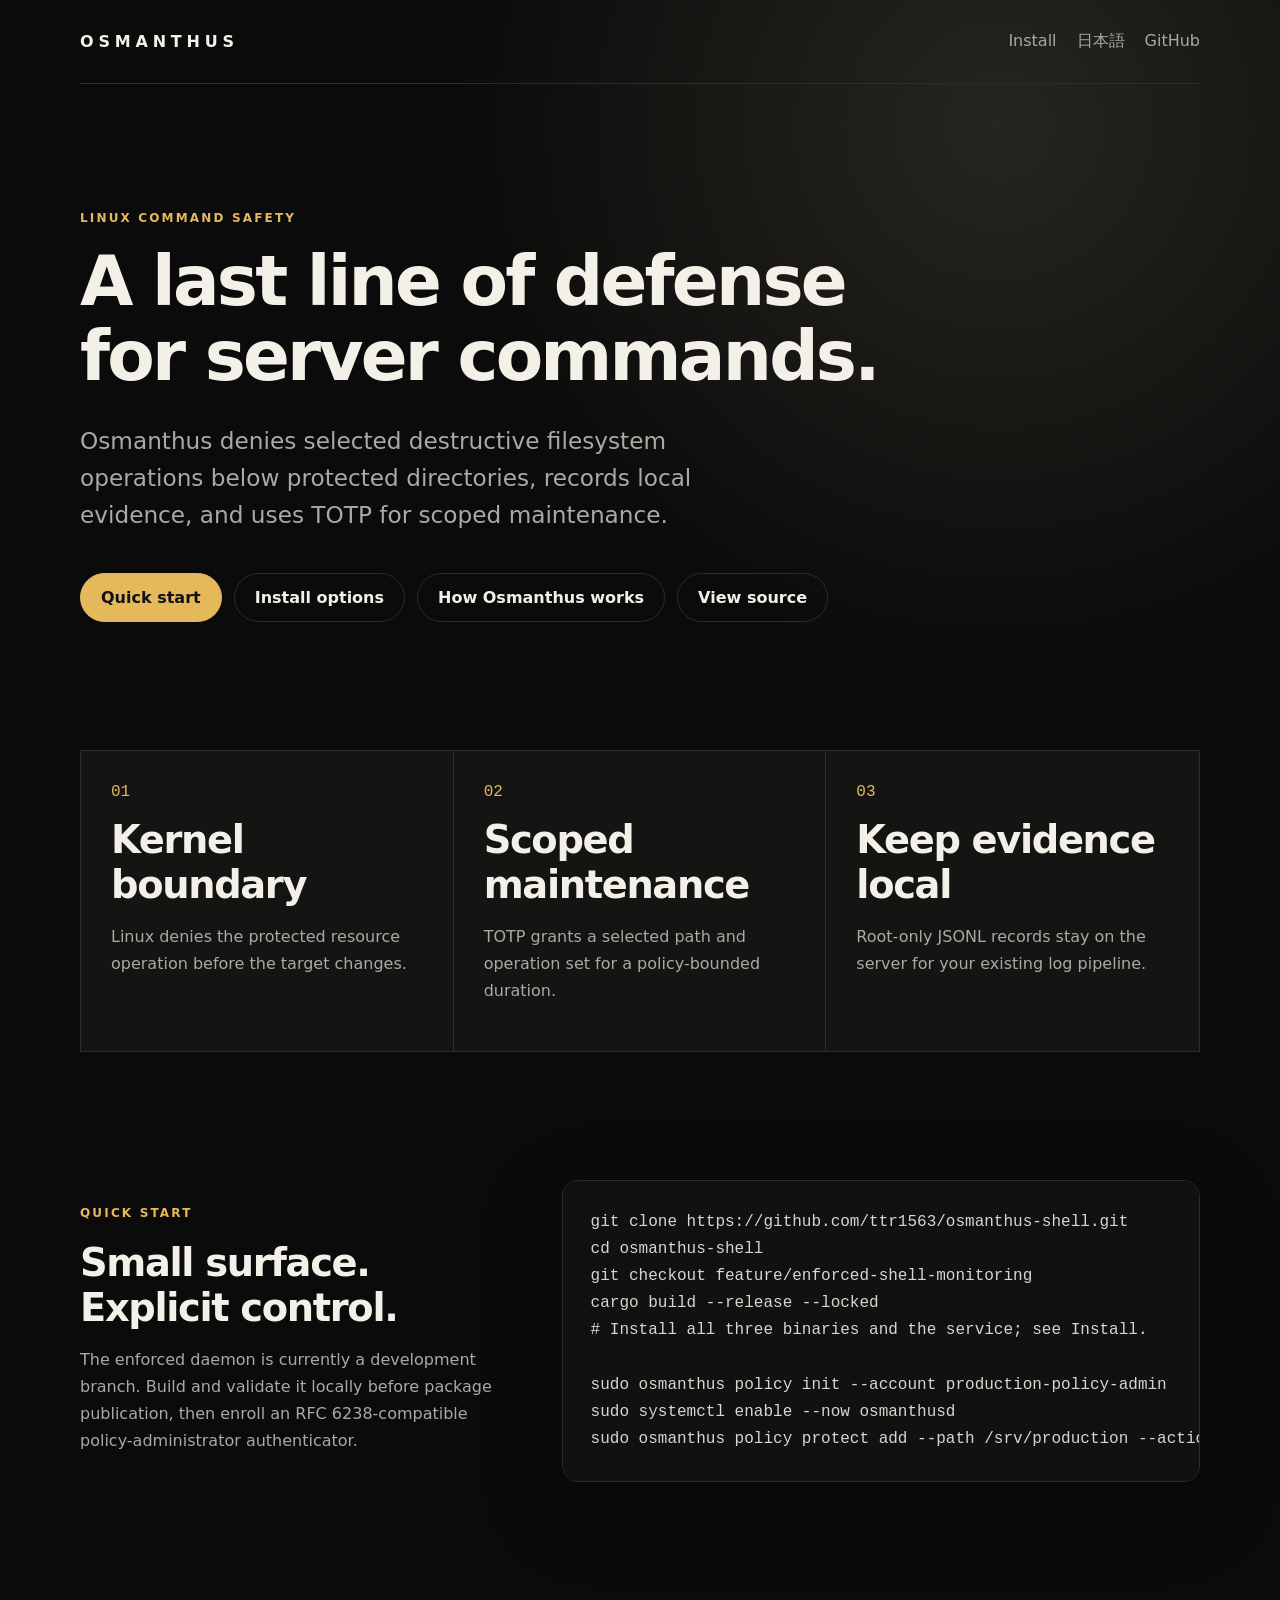
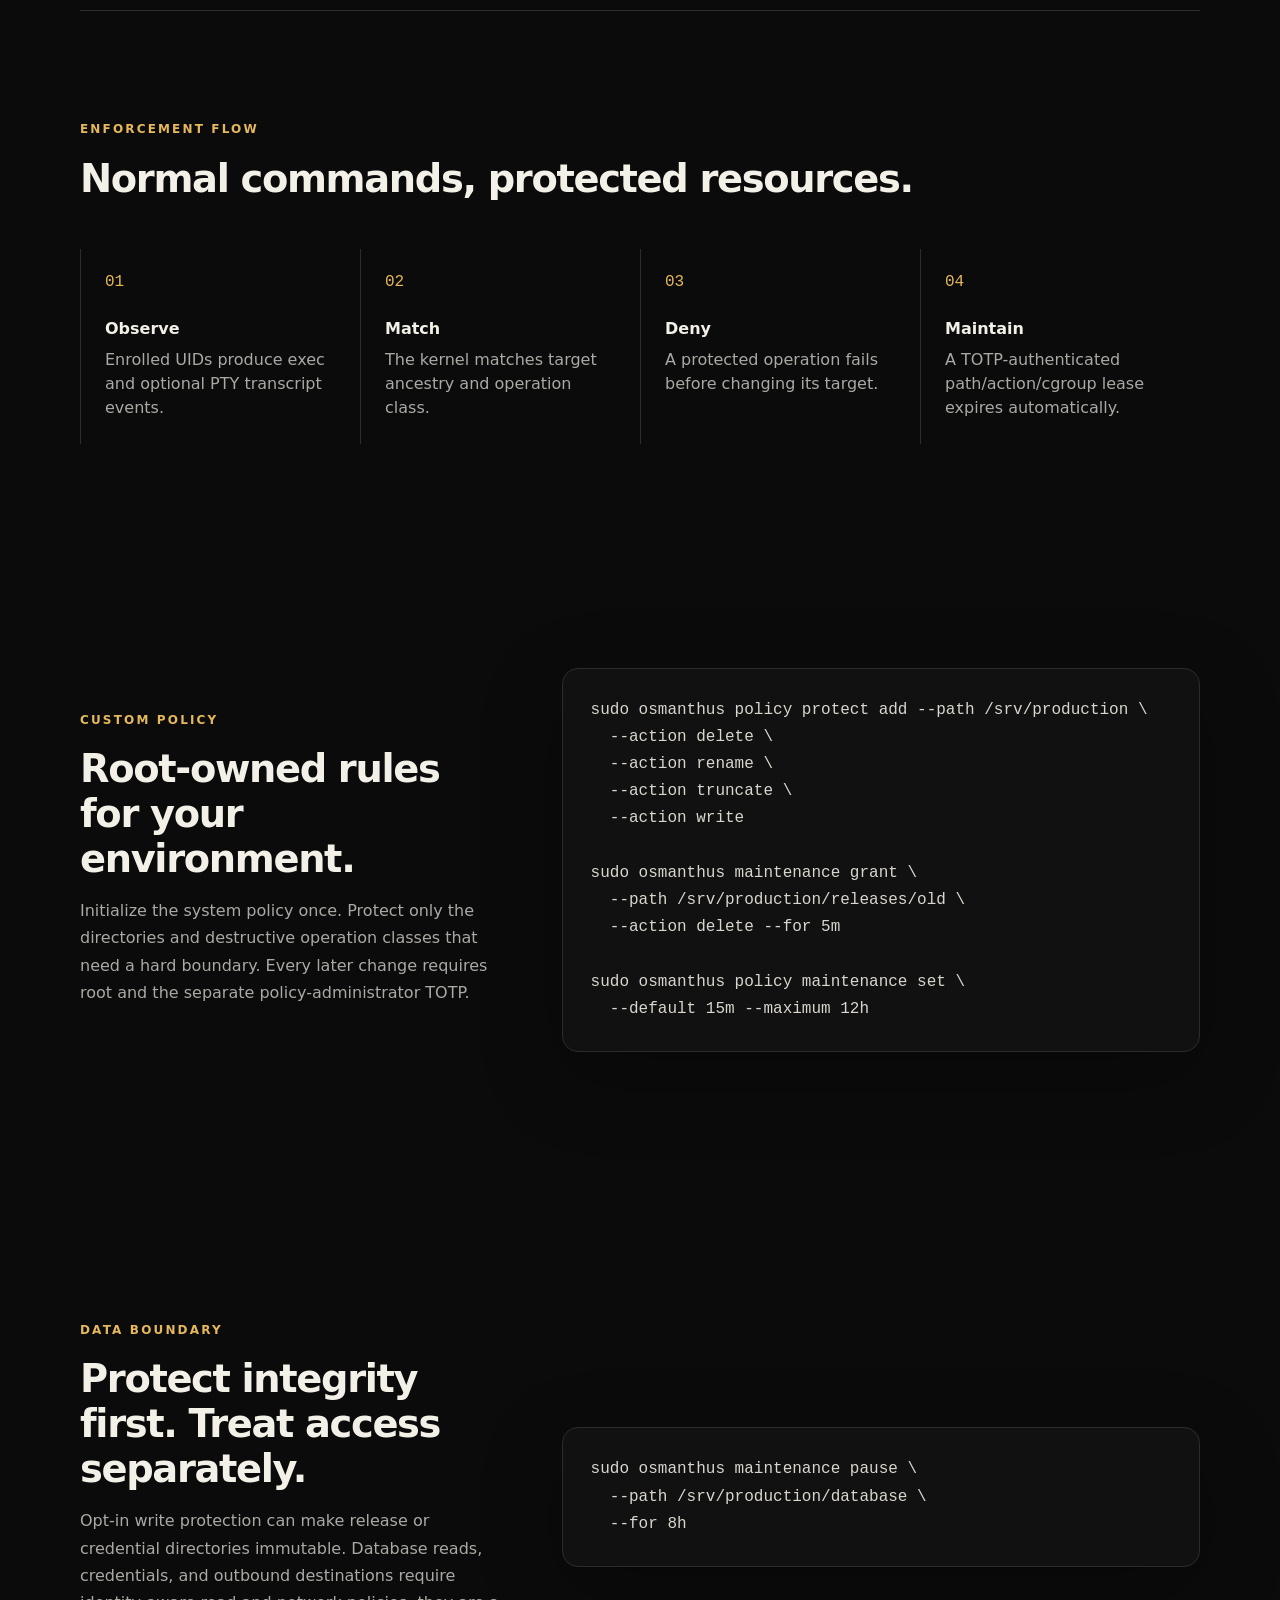
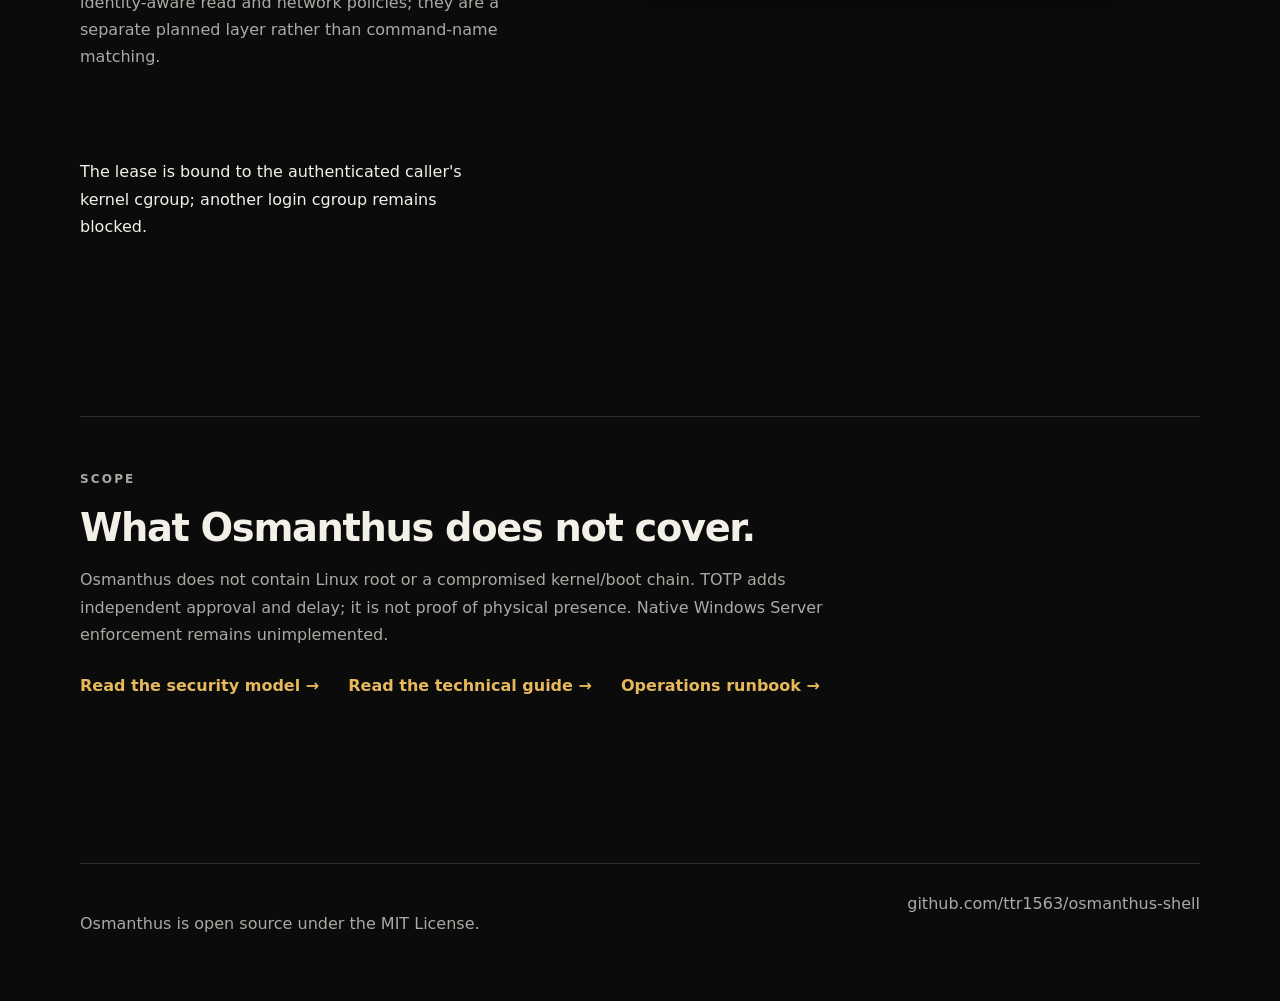
<file: docs/index.html>
<!doctype html>
<html lang="en">
  <head>
    <meta charset="utf-8">
    <meta name="viewport" content="width=device-width, initial-scale=1">
    <meta name="robots" content="noindex,nofollow">
    <meta name="description" content="Osmanthus is a lightweight command guard for Linux servers.">
    <link rel="canonical" href="https://ttr1563.github.io/osmanthus-shell/">
    <link rel="alternate" hreflang="en" href="https://ttr1563.github.io/osmanthus-shell/">
    <link rel="alternate" hreflang="ja" href="https://ttr1563.github.io/osmanthus-shell/ja/">
    <link rel="alternate" hreflang="x-default" href="https://ttr1563.github.io/osmanthus-shell/">
    <link rel="stylesheet" href="./styles.css">
    <title>Osmanthus — a command guard for Linux servers</title>
  </head>
  <body>
    <header class="hero">
      <nav>
        <a class="brand" href="./" aria-label="Osmanthus home">OSMANTHUS</a>
        <div class="nav-links">
          <a href="./install.html">Install</a>
          <a href="./ja/" lang="ja" hreflang="ja">日本語</a>
          <a href="https://github.com/ttr1563/osmanthus-shell">GitHub</a>
        </div>
      </nav>
      <div class="hero-copy">
        <p class="eyebrow">Linux command safety</p>
        <h1>A last line of defense for server commands.</h1>
        <p class="lead">Osmanthus denies selected destructive filesystem operations below protected directories, records local evidence, and uses TOTP for scoped maintenance.</p>
        <div class="actions">
          <a class="primary" href="#quick-start">Quick start</a>
          <a class="secondary" href="./install.html">Install options</a>
          <a class="secondary" href="./guide.html">How Osmanthus works</a>
          <a class="secondary" href="https://github.com/ttr1563/osmanthus-shell">View source</a>
        </div>
      </div>
    </header>

    <main>
      <section class="principles" aria-label="Osmanthus principles">
        <article><span>01</span><h2>Kernel boundary</h2><p>Linux denies the protected resource operation before the target changes.</p></article>
        <article><span>02</span><h2>Scoped maintenance</h2><p>TOTP grants a selected path and operation set for a policy-bounded duration.</p></article>
        <article><span>03</span><h2>Keep evidence local</h2><p>Root-only JSONL records stay on the server for your existing log pipeline.</p></article>
      </section>

      <section id="quick-start" class="content-grid">
        <div>
          <p class="eyebrow">Quick start</p>
          <h2>Small surface. Explicit control.</h2>
          <p>The enforced daemon is currently a development branch. Build and validate it locally before package publication, then enroll an RFC 6238-compatible policy-administrator authenticator.</p>
        </div>
        <pre><code>git clone https://github.com/ttr1563/osmanthus-shell.git
cd osmanthus-shell
git checkout feature/enforced-shell-monitoring
cargo build --release --locked
# Install all three binaries and the service; see Install.

sudo osmanthus policy init --account production-policy-admin
sudo systemctl enable --now osmanthusd
sudo osmanthus policy protect add --path /srv/production --action delete --action rename</code></pre>
      </section>

      <section class="flow">
        <p class="eyebrow">Enforcement flow</p>
        <h2>Normal commands, protected resources.</h2>
        <ol>
          <li><strong>Observe</strong><span>Enrolled UIDs produce exec and optional PTY transcript events.</span></li>
          <li><strong>Match</strong><span>The kernel matches target ancestry and operation class.</span></li>
          <li><strong>Deny</strong><span>A protected operation fails before changing its target.</span></li>
          <li><strong>Maintain</strong><span>A TOTP-authenticated path/action/cgroup lease expires automatically.</span></li>
        </ol>
      </section>

      <section class="content-grid">
        <div>
          <p class="eyebrow">Custom policy</p>
          <h2>Root-owned rules for your environment.</h2>
          <p>Initialize the system policy once. Protect only the directories and destructive operation classes that need a hard boundary. Every later change requires root and the separate policy-administrator TOTP.</p>
        </div>
        <pre><code>sudo osmanthus policy protect add --path /srv/production \
  --action delete \
  --action rename \
  --action truncate \
  --action write

sudo osmanthus maintenance grant \
  --path /srv/production/releases/old \
  --action delete --for 5m

sudo osmanthus policy maintenance set \
  --default 15m --maximum 12h</code></pre>
      </section>

      <section class="content-grid"><div><p class="eyebrow">Data boundary</p><h2>Protect integrity first. Treat access separately.</h2><p>Opt-in write protection can make release or credential directories immutable. Database reads, credentials, and outbound destinations require identity-aware read and network policies; they are a separate planned layer rather than command-name matching.</p></div><pre><code>sudo osmanthus maintenance pause \
  --path /srv/production/database \
  --for 8h</code></pre><p>The lease is bound to the authenticated caller's kernel cgroup; another login cgroup remains blocked.</p></section>

      <section class="scope">
        <p class="eyebrow">Scope</p>
        <h2>What Osmanthus does not cover.</h2>
        <p>Osmanthus does not contain Linux root or a compromised kernel/boot chain. TOTP adds independent approval and delay; it is not proof of physical presence. Native Windows Server enforcement remains unimplemented.</p>
        <a href="https://github.com/ttr1563/osmanthus-shell/blob/main/SECURITY.md">Read the security model →</a>
        <a href="./guide.html">Read the technical guide →</a>
        <a href="https://github.com/ttr1563/osmanthus-shell/blob/main/docs/operations.md">Operations runbook →</a>
      </section>
    </main>

    <footer>
      <p>Osmanthus is open source under the MIT License.</p>
      <a href="https://github.com/ttr1563/osmanthus-shell">github.com/ttr1563/osmanthus-shell</a>
    </footer>
  </body>
</html>
</file>
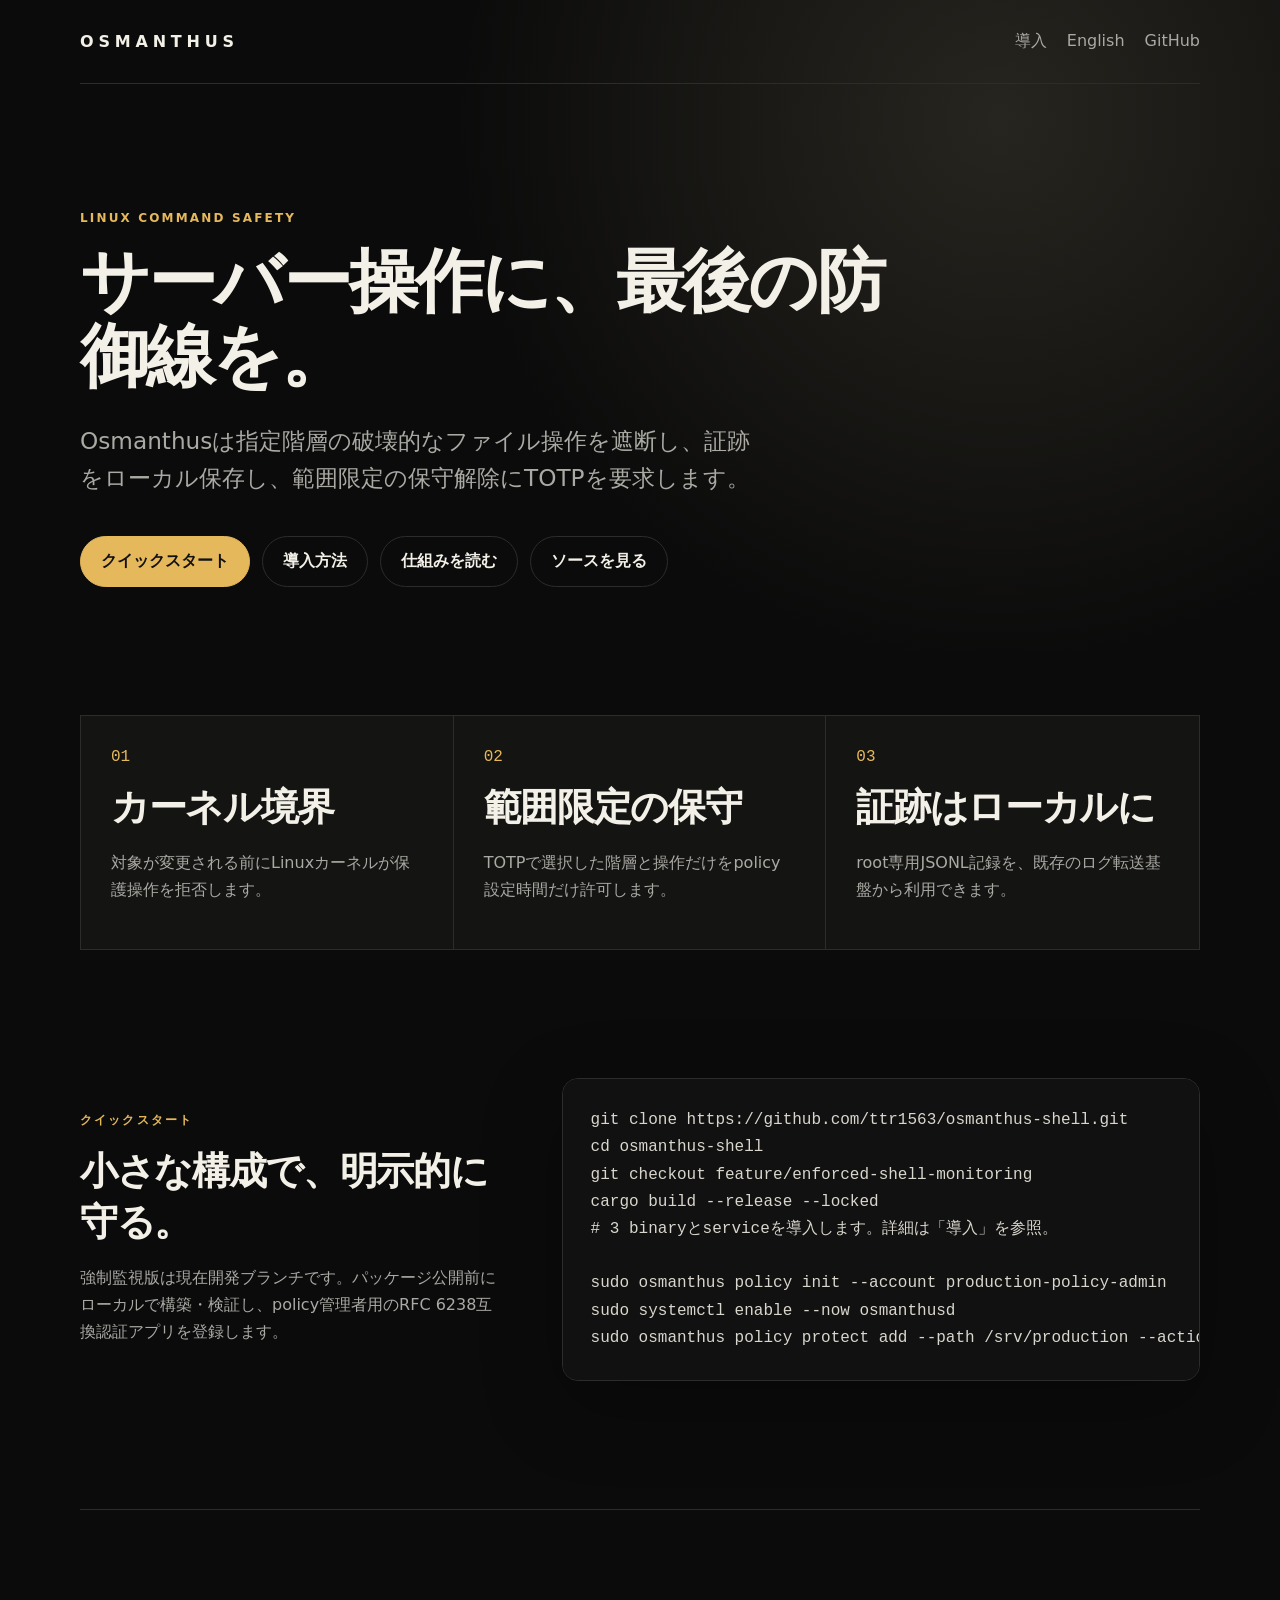
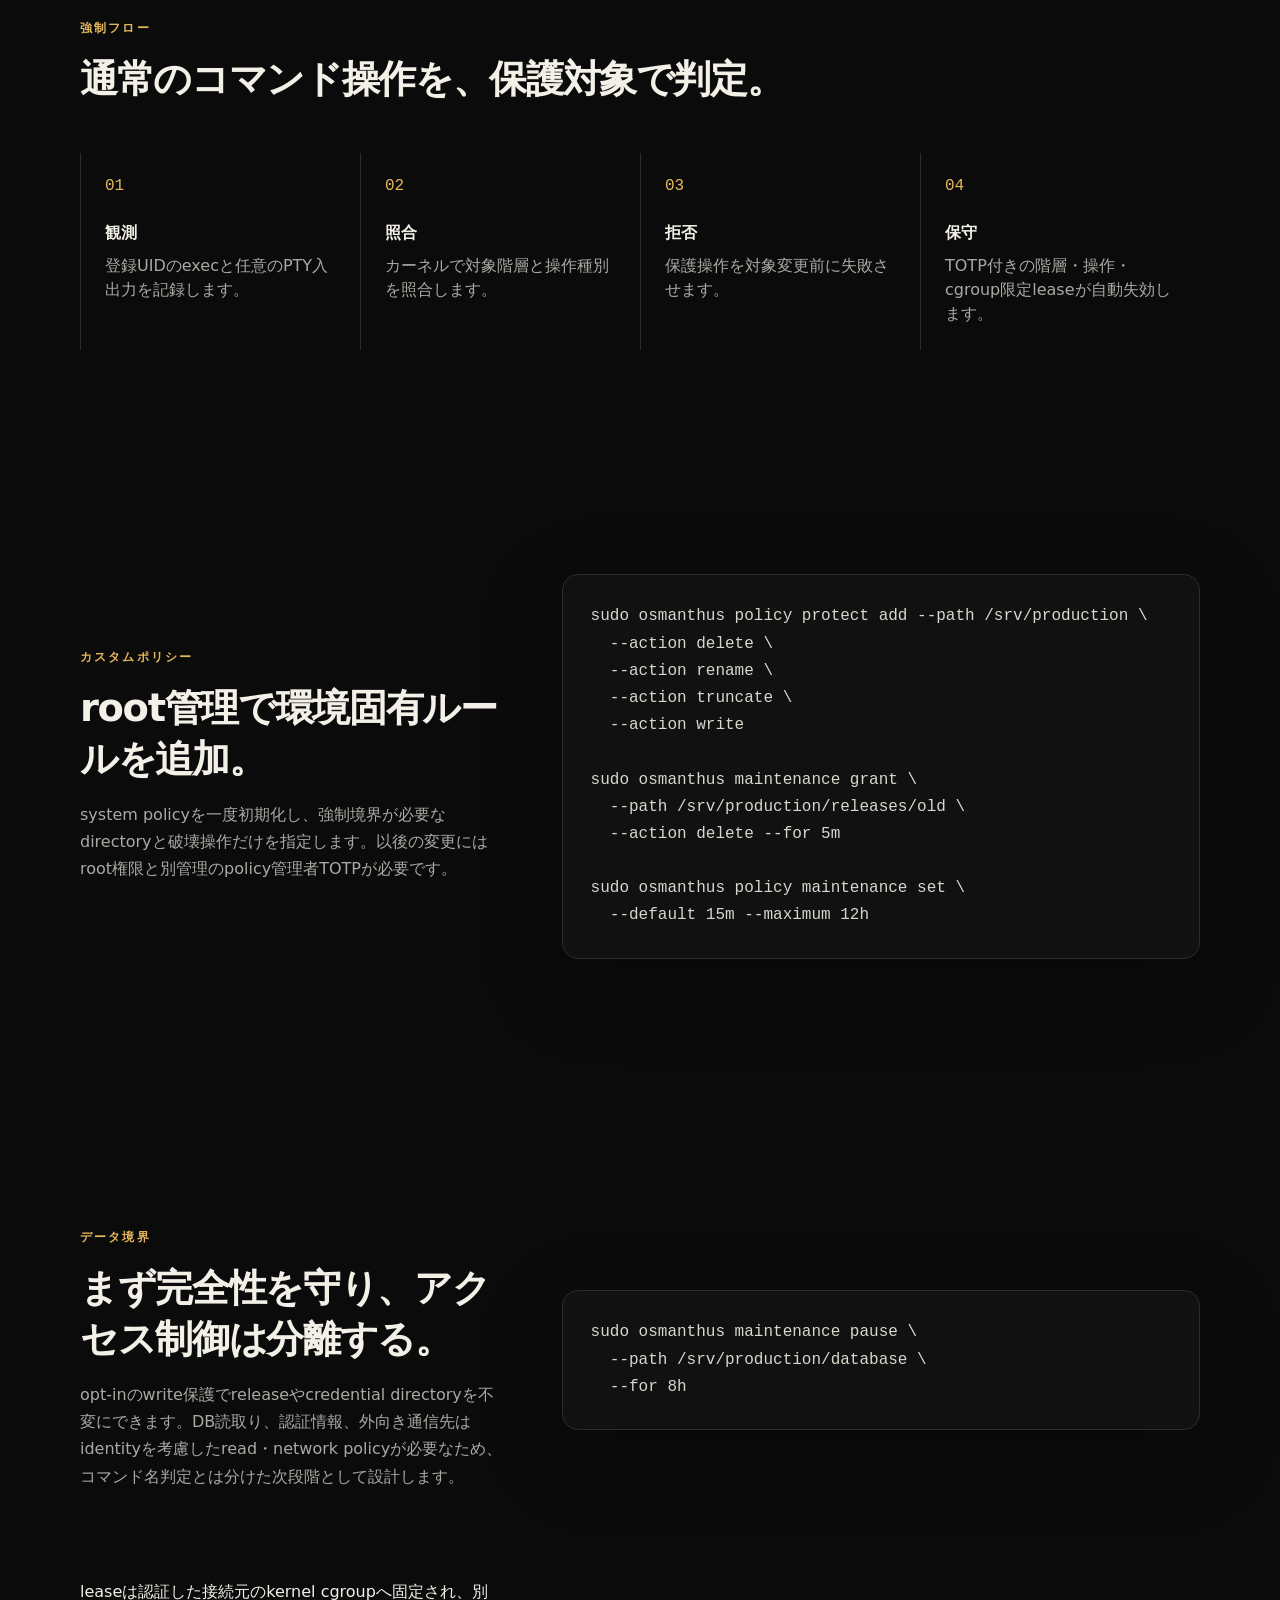
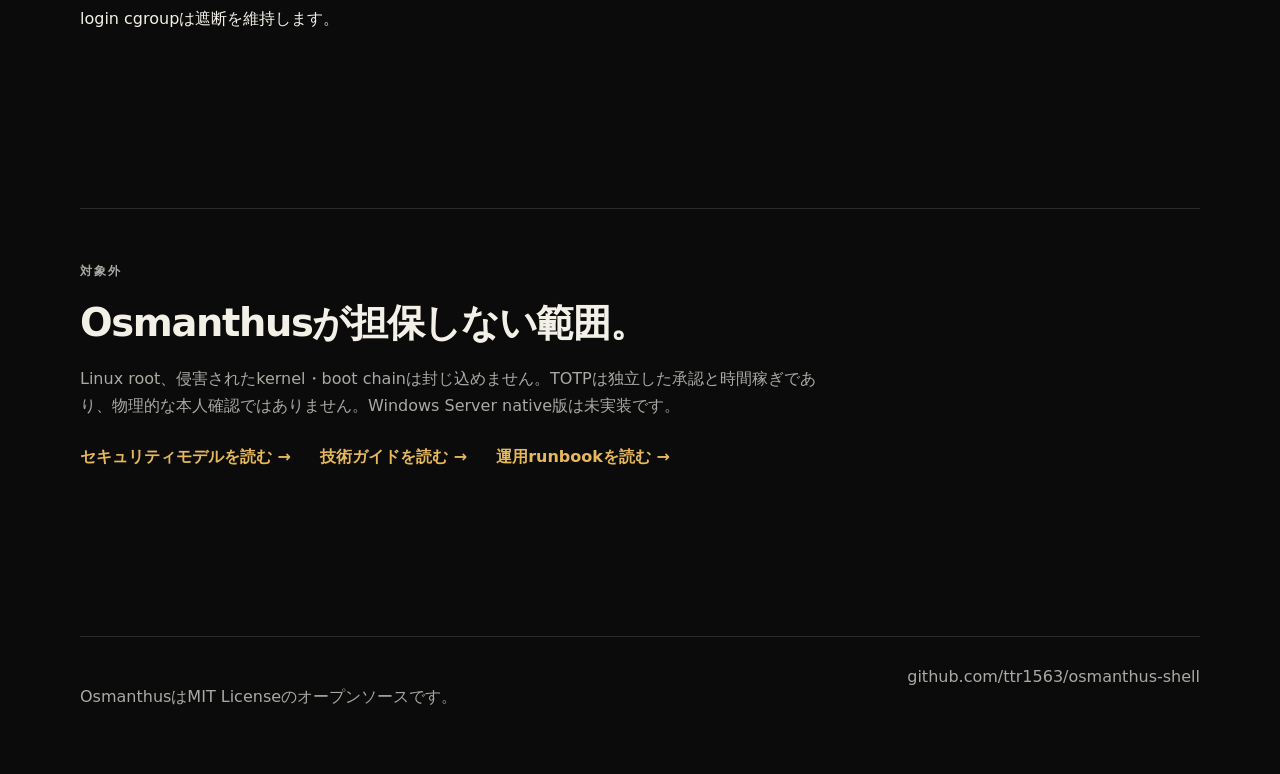
<file: docs/ja/index.html>
<!doctype html>
<html lang="ja">
  <head>
    <meta charset="utf-8">
    <meta name="viewport" content="width=device-width, initial-scale=1">
    <meta name="robots" content="noindex,nofollow">
    <meta name="description" content="OsmanthusはLinuxサーバー向けの軽量なコマンドガードです。">
    <link rel="canonical" href="https://ttr1563.github.io/osmanthus-shell/ja/">
    <link rel="alternate" hreflang="en" href="https://ttr1563.github.io/osmanthus-shell/">
    <link rel="alternate" hreflang="ja" href="https://ttr1563.github.io/osmanthus-shell/ja/">
    <link rel="alternate" hreflang="x-default" href="https://ttr1563.github.io/osmanthus-shell/">
    <link rel="stylesheet" href="../styles.css">
    <title>Osmanthus — Linuxサーバー向けコマンドガード</title>
  </head>
  <body>
    <header class="hero">
      <nav>
        <a class="brand" href="../" aria-label="Osmanthusホーム">OSMANTHUS</a>
        <div class="nav-links">
          <a href="./install.html">導入</a>
          <a href="../" lang="en" hreflang="en">English</a>
          <a href="https://github.com/ttr1563/osmanthus-shell">GitHub</a>
        </div>
      </nav>
      <div class="hero-copy">
        <p class="eyebrow">Linux command safety</p>
        <h1>サーバー操作に、最後の防御線を。</h1>
        <p class="lead">Osmanthusは指定階層の破壊的なファイル操作を遮断し、証跡をローカル保存し、範囲限定の保守解除にTOTPを要求します。</p>
        <div class="actions">
          <a class="primary" href="#quick-start">クイックスタート</a>
          <a class="secondary" href="./install.html">導入方法</a>
          <a class="secondary" href="./guide.html">仕組みを読む</a>
          <a class="secondary" href="https://github.com/ttr1563/osmanthus-shell">ソースを見る</a>
        </div>
      </div>
    </header>

    <main>
      <section class="principles" aria-label="Osmanthusの原則">
        <article><span>01</span><h2>カーネル境界</h2><p>対象が変更される前にLinuxカーネルが保護操作を拒否します。</p></article>
        <article><span>02</span><h2>範囲限定の保守</h2><p>TOTPで選択した階層と操作だけをpolicy設定時間だけ許可します。</p></article>
        <article><span>03</span><h2>証跡はローカルに</h2><p>root専用JSONL記録を、既存のログ転送基盤から利用できます。</p></article>
      </section>

      <section id="quick-start" class="content-grid">
        <div>
          <p class="eyebrow">クイックスタート</p>
          <h2>小さな構成で、明示的に守る。</h2>
          <p>強制監視版は現在開発ブランチです。パッケージ公開前にローカルで構築・検証し、policy管理者用のRFC 6238互換認証アプリを登録します。</p>
        </div>
        <pre><code>git clone https://github.com/ttr1563/osmanthus-shell.git
cd osmanthus-shell
git checkout feature/enforced-shell-monitoring
cargo build --release --locked
# 3 binaryとserviceを導入します。詳細は「導入」を参照。

sudo osmanthus policy init --account production-policy-admin
sudo systemctl enable --now osmanthusd
sudo osmanthus policy protect add --path /srv/production --action delete --action rename</code></pre>
      </section>

      <section class="flow">
        <p class="eyebrow">強制フロー</p>
        <h2>通常のコマンド操作を、保護対象で判定。</h2>
        <ol>
          <li><strong>観測</strong><span>登録UIDのexecと任意のPTY入出力を記録します。</span></li>
          <li><strong>照合</strong><span>カーネルで対象階層と操作種別を照合します。</span></li>
          <li><strong>拒否</strong><span>保護操作を対象変更前に失敗させます。</span></li>
          <li><strong>保守</strong><span>TOTP付きの階層・操作・cgroup限定leaseが自動失効します。</span></li>
        </ol>
      </section>

      <section class="content-grid">
        <div>
          <p class="eyebrow">カスタムポリシー</p>
          <h2>root管理で環境固有ルールを追加。</h2>
          <p>system policyを一度初期化し、強制境界が必要なdirectoryと破壊操作だけを指定します。以後の変更にはroot権限と別管理のpolicy管理者TOTPが必要です。</p>
        </div>
        <pre><code>sudo osmanthus policy protect add --path /srv/production \
  --action delete \
  --action rename \
  --action truncate \
  --action write

sudo osmanthus maintenance grant \
  --path /srv/production/releases/old \
  --action delete --for 5m

sudo osmanthus policy maintenance set \
  --default 15m --maximum 12h</code></pre>
      </section>

      <section class="content-grid"><div><p class="eyebrow">データ境界</p><h2>まず完全性を守り、アクセス制御は分離する。</h2><p>opt-inのwrite保護でreleaseやcredential directoryを不変にできます。DB読取り、認証情報、外向き通信先はidentityを考慮したread・network policyが必要なため、コマンド名判定とは分けた次段階として設計します。</p></div><pre><code>sudo osmanthus maintenance pause \
  --path /srv/production/database \
  --for 8h</code></pre><p>leaseは認証した接続元のkernel cgroupへ固定され、別login cgroupは遮断を維持します。</p></section>

      <section class="scope">
        <p class="eyebrow">対象外</p>
        <h2>Osmanthusが担保しない範囲。</h2>
        <p>Linux root、侵害されたkernel・boot chainは封じ込めません。TOTPは独立した承認と時間稼ぎであり、物理的な本人確認ではありません。Windows Server native版は未実装です。</p>
        <a href="https://github.com/ttr1563/osmanthus-shell/blob/main/SECURITY.md">セキュリティモデルを読む →</a>
        <a href="./guide.html">技術ガイドを読む →</a>
        <a href="https://github.com/ttr1563/osmanthus-shell/blob/main/docs/operations.md">運用runbookを読む →</a>
      </section>
    </main>

    <footer>
      <p>OsmanthusはMIT Licenseのオープンソースです。</p>
      <a href="https://github.com/ttr1563/osmanthus-shell">github.com/ttr1563/osmanthus-shell</a>
    </footer>
  </body>
</html>
</file>
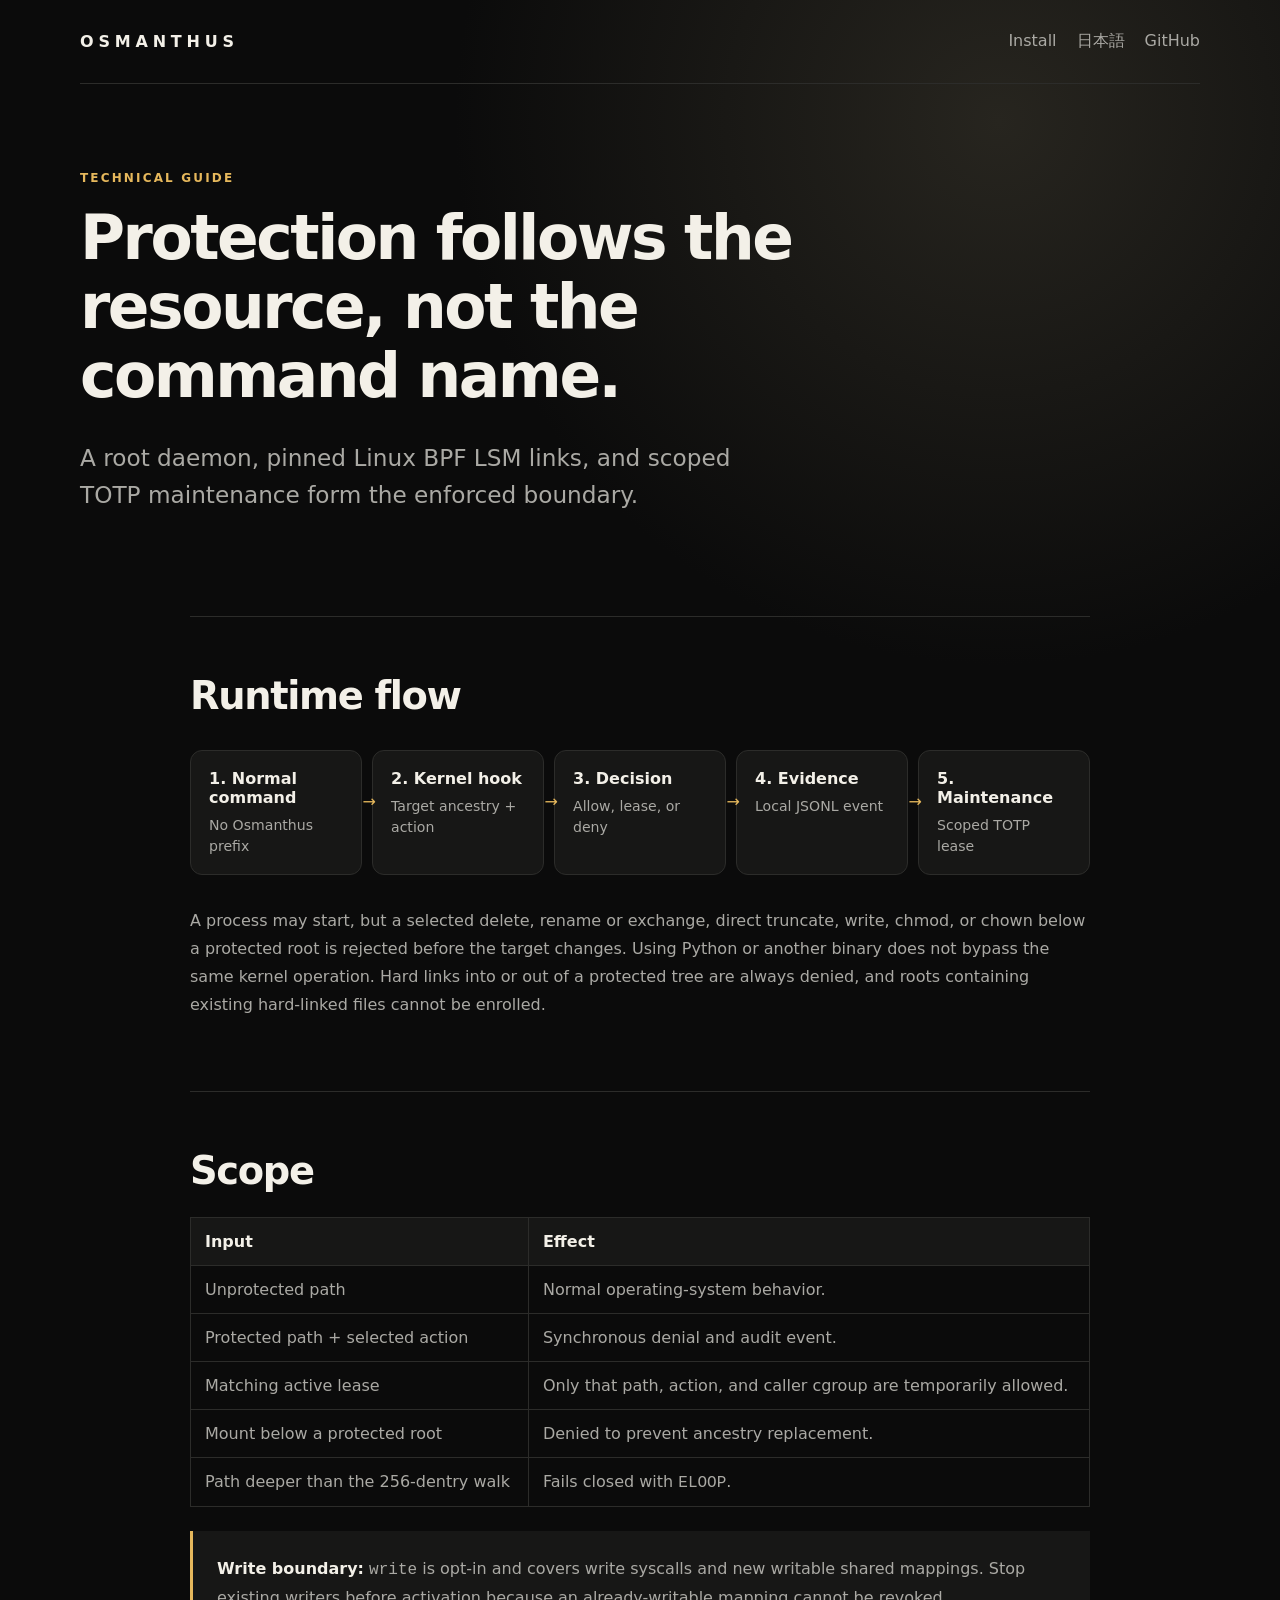
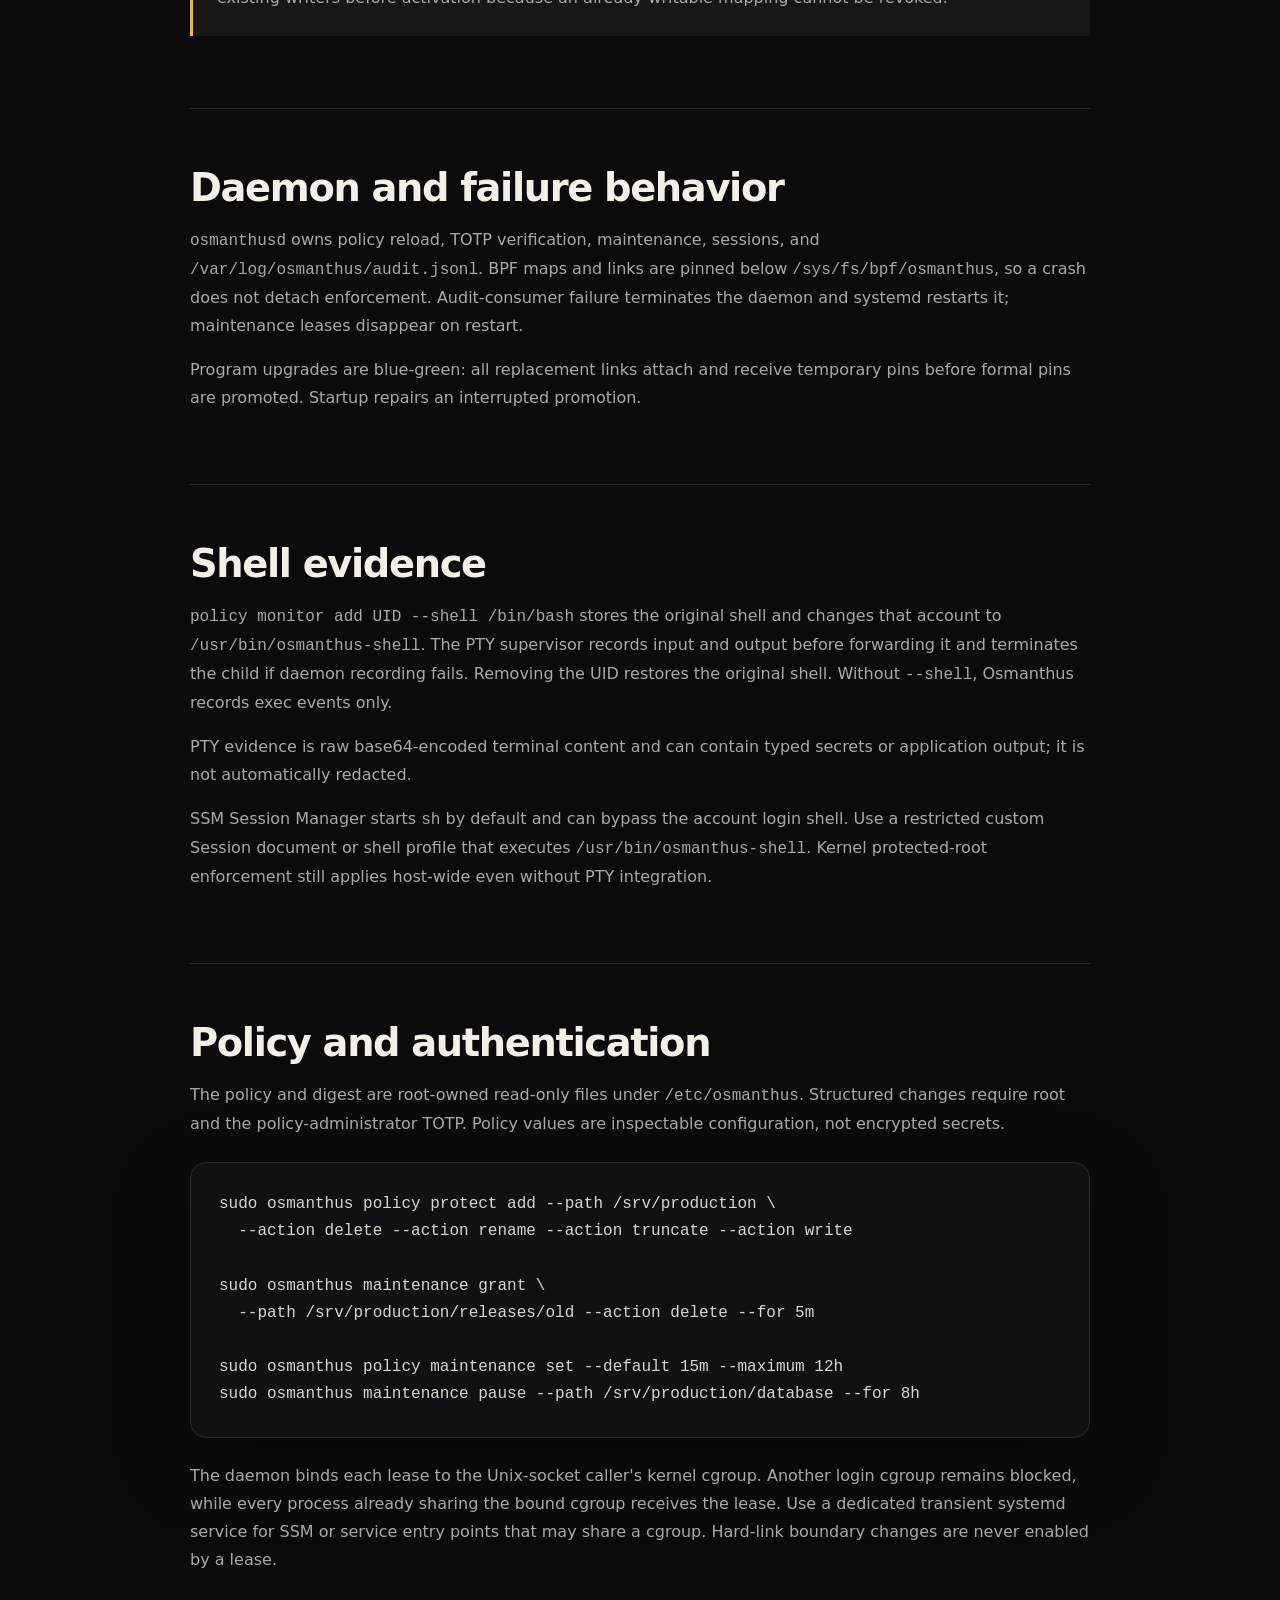
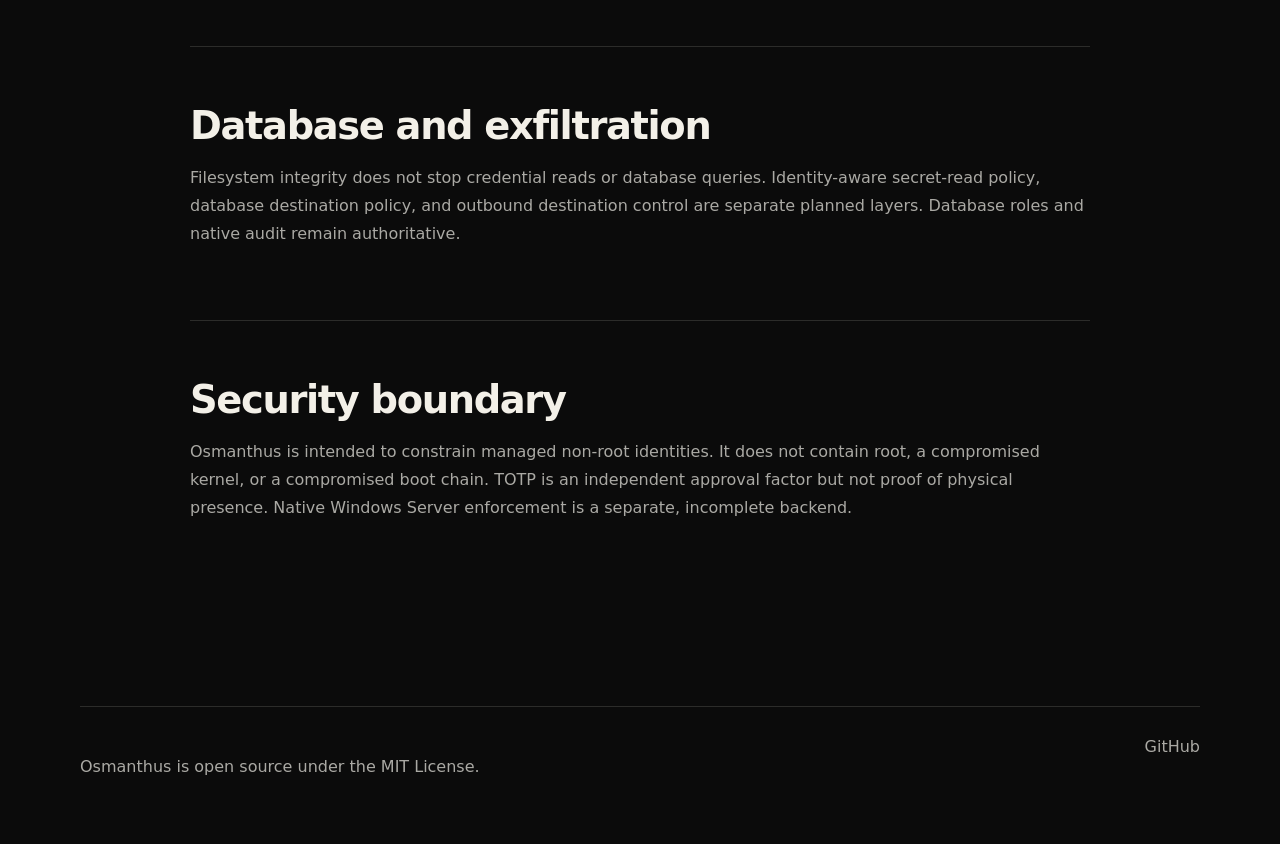
<file: docs/guide.html>
<!doctype html>
<html lang="en">
  <head>
    <meta charset="utf-8"><meta name="viewport" content="width=device-width, initial-scale=1">
    <meta name="robots" content="noindex,nofollow"><meta name="description" content="How Osmanthus enforces protected filesystem roots on Linux.">
    <link rel="canonical" href="https://ttr1563.github.io/osmanthus-shell/guide.html"><link rel="alternate" hreflang="ja" href="https://ttr1563.github.io/osmanthus-shell/ja/guide.html"><link rel="stylesheet" href="./styles.css">
    <title>How Osmanthus works</title>
  </head>
  <body>
    <header class="hero"><nav><a class="brand" href="./">OSMANTHUS</a><div class="nav-links"><a href="./install.html">Install</a><a href="./ja/guide.html" lang="ja">日本語</a><a href="https://github.com/ttr1563/osmanthus-shell">GitHub</a></div></nav><div class="docs-hero"><p class="eyebrow">Technical guide</p><h1>Protection follows the resource, not the command name.</h1><p class="lead">A root daemon, pinned Linux BPF LSM links, and scoped TOTP maintenance form the enforced boundary.</p></div></header>
    <main class="docs">
      <section><h2>Runtime flow</h2><div class="flow-diagram"><div class="node"><strong>1. Normal command</strong><span>No Osmanthus prefix</span></div><div class="node"><strong>2. Kernel hook</strong><span>Target ancestry + action</span></div><div class="node"><strong>3. Decision</strong><span>Allow, lease, or deny</span></div><div class="node"><strong>4. Evidence</strong><span>Local JSONL event</span></div><div class="node"><strong>5. Maintenance</strong><span>Scoped TOTP lease</span></div></div><p>A process may start, but a selected delete, rename or exchange, direct truncate, write, chmod, or chown below a protected root is rejected before the target changes. Using Python or another binary does not bypass the same kernel operation. Hard links into or out of a protected tree are always denied, and roots containing existing hard-linked files cannot be enrolled.</p></section>
      <section><h2>Scope</h2><table class="state-table"><thead><tr><th>Input</th><th>Effect</th></tr></thead><tbody><tr><td>Unprotected path</td><td>Normal operating-system behavior.</td></tr><tr><td>Protected path + selected action</td><td>Synchronous denial and audit event.</td></tr><tr><td>Matching active lease</td><td>Only that path, action, and caller cgroup are temporarily allowed.</td></tr><tr><td>Mount below a protected root</td><td>Denied to prevent ancestry replacement.</td></tr><tr><td>Path deeper than the 256-dentry walk</td><td>Fails closed with <code>ELOOP</code>.</td></tr></tbody></table><p class="callout"><strong>Write boundary:</strong> <code>write</code> is opt-in and covers write syscalls and new writable shared mappings. Stop existing writers before activation because an already-writable mapping cannot be revoked.</p></section>
      <section><h2>Daemon and failure behavior</h2><p><code>osmanthusd</code> owns policy reload, TOTP verification, maintenance, sessions, and <code>/var/log/osmanthus/audit.jsonl</code>. BPF maps and links are pinned below <code>/sys/fs/bpf/osmanthus</code>, so a crash does not detach enforcement. Audit-consumer failure terminates the daemon and systemd restarts it; maintenance leases disappear on restart.</p><p>Program upgrades are blue-green: all replacement links attach and receive temporary pins before formal pins are promoted. Startup repairs an interrupted promotion.</p></section>
      <section><h2>Shell evidence</h2><p><code>policy monitor add UID --shell /bin/bash</code> stores the original shell and changes that account to <code>/usr/bin/osmanthus-shell</code>. The PTY supervisor records input and output before forwarding it and terminates the child if daemon recording fails. Removing the UID restores the original shell. Without <code>--shell</code>, Osmanthus records exec events only.</p><p>PTY evidence is raw base64-encoded terminal content and can contain typed secrets or application output; it is not automatically redacted.</p><p>SSM Session Manager starts <code>sh</code> by default and can bypass the account login shell. Use a restricted custom Session document or shell profile that executes <code>/usr/bin/osmanthus-shell</code>. Kernel protected-root enforcement still applies host-wide even without PTY integration.</p></section>
      <section><h2>Policy and authentication</h2><p>The policy and digest are root-owned read-only files under <code>/etc/osmanthus</code>. Structured changes require root and the policy-administrator TOTP. Policy values are inspectable configuration, not encrypted secrets.</p><pre><code>sudo osmanthus policy protect add --path /srv/production \
  --action delete --action rename --action truncate --action write

sudo osmanthus maintenance grant \
  --path /srv/production/releases/old --action delete --for 5m

sudo osmanthus policy maintenance set --default 15m --maximum 12h
sudo osmanthus maintenance pause --path /srv/production/database --for 8h</code></pre><p>The daemon binds each lease to the Unix-socket caller's kernel cgroup. Another login cgroup remains blocked, while every process already sharing the bound cgroup receives the lease. Use a dedicated transient systemd service for SSM or service entry points that may share a cgroup. Hard-link boundary changes are never enabled by a lease.</p></section>
      <section><h2>Database and exfiltration</h2><p>Filesystem integrity does not stop credential reads or database queries. Identity-aware secret-read policy, database destination policy, and outbound destination control are separate planned layers. Database roles and native audit remain authoritative.</p></section>
      <section><h2>Security boundary</h2><p>Osmanthus is intended to constrain managed non-root identities. It does not contain root, a compromised kernel, or a compromised boot chain. TOTP is an independent approval factor but not proof of physical presence. Native Windows Server enforcement is a separate, incomplete backend.</p></section>
    </main>
    <footer><p>Osmanthus is open source under the MIT License.</p><a href="https://github.com/ttr1563/osmanthus-shell">GitHub</a></footer>
  </body>
</html>
</file>
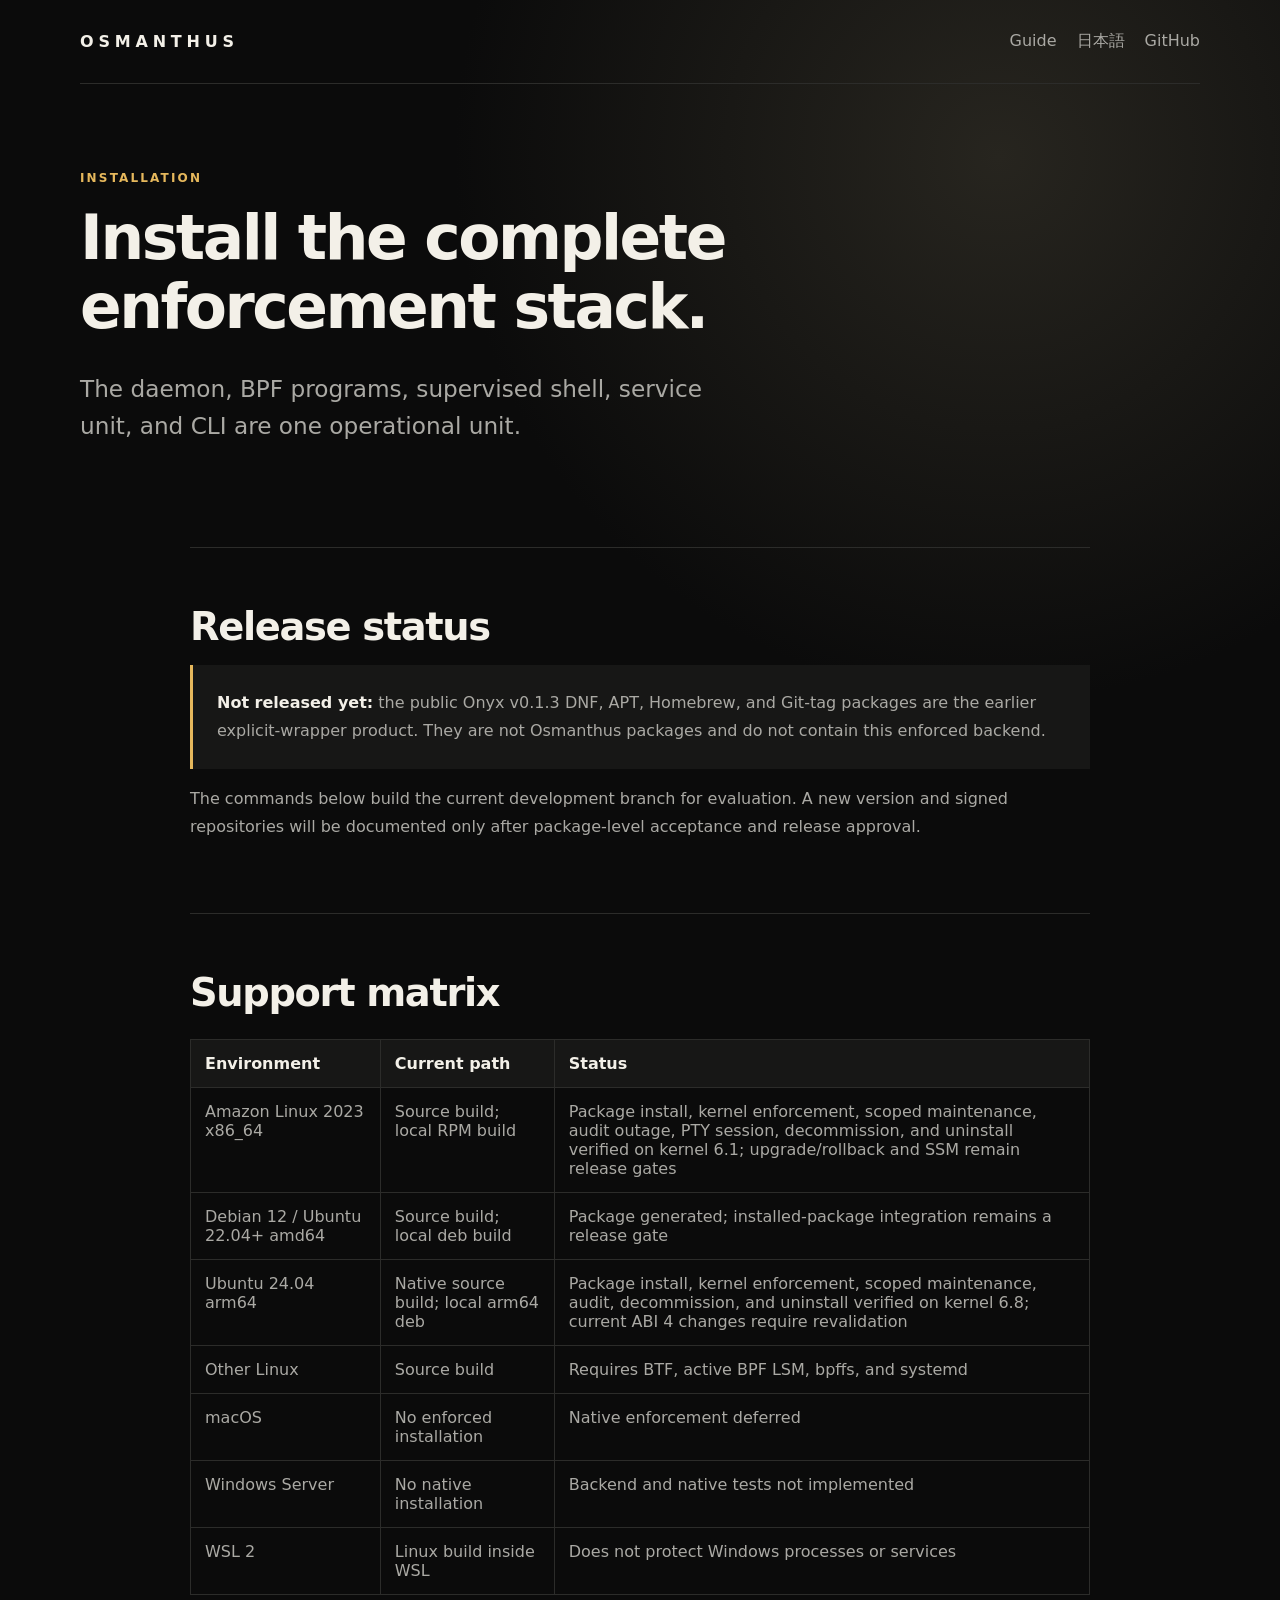
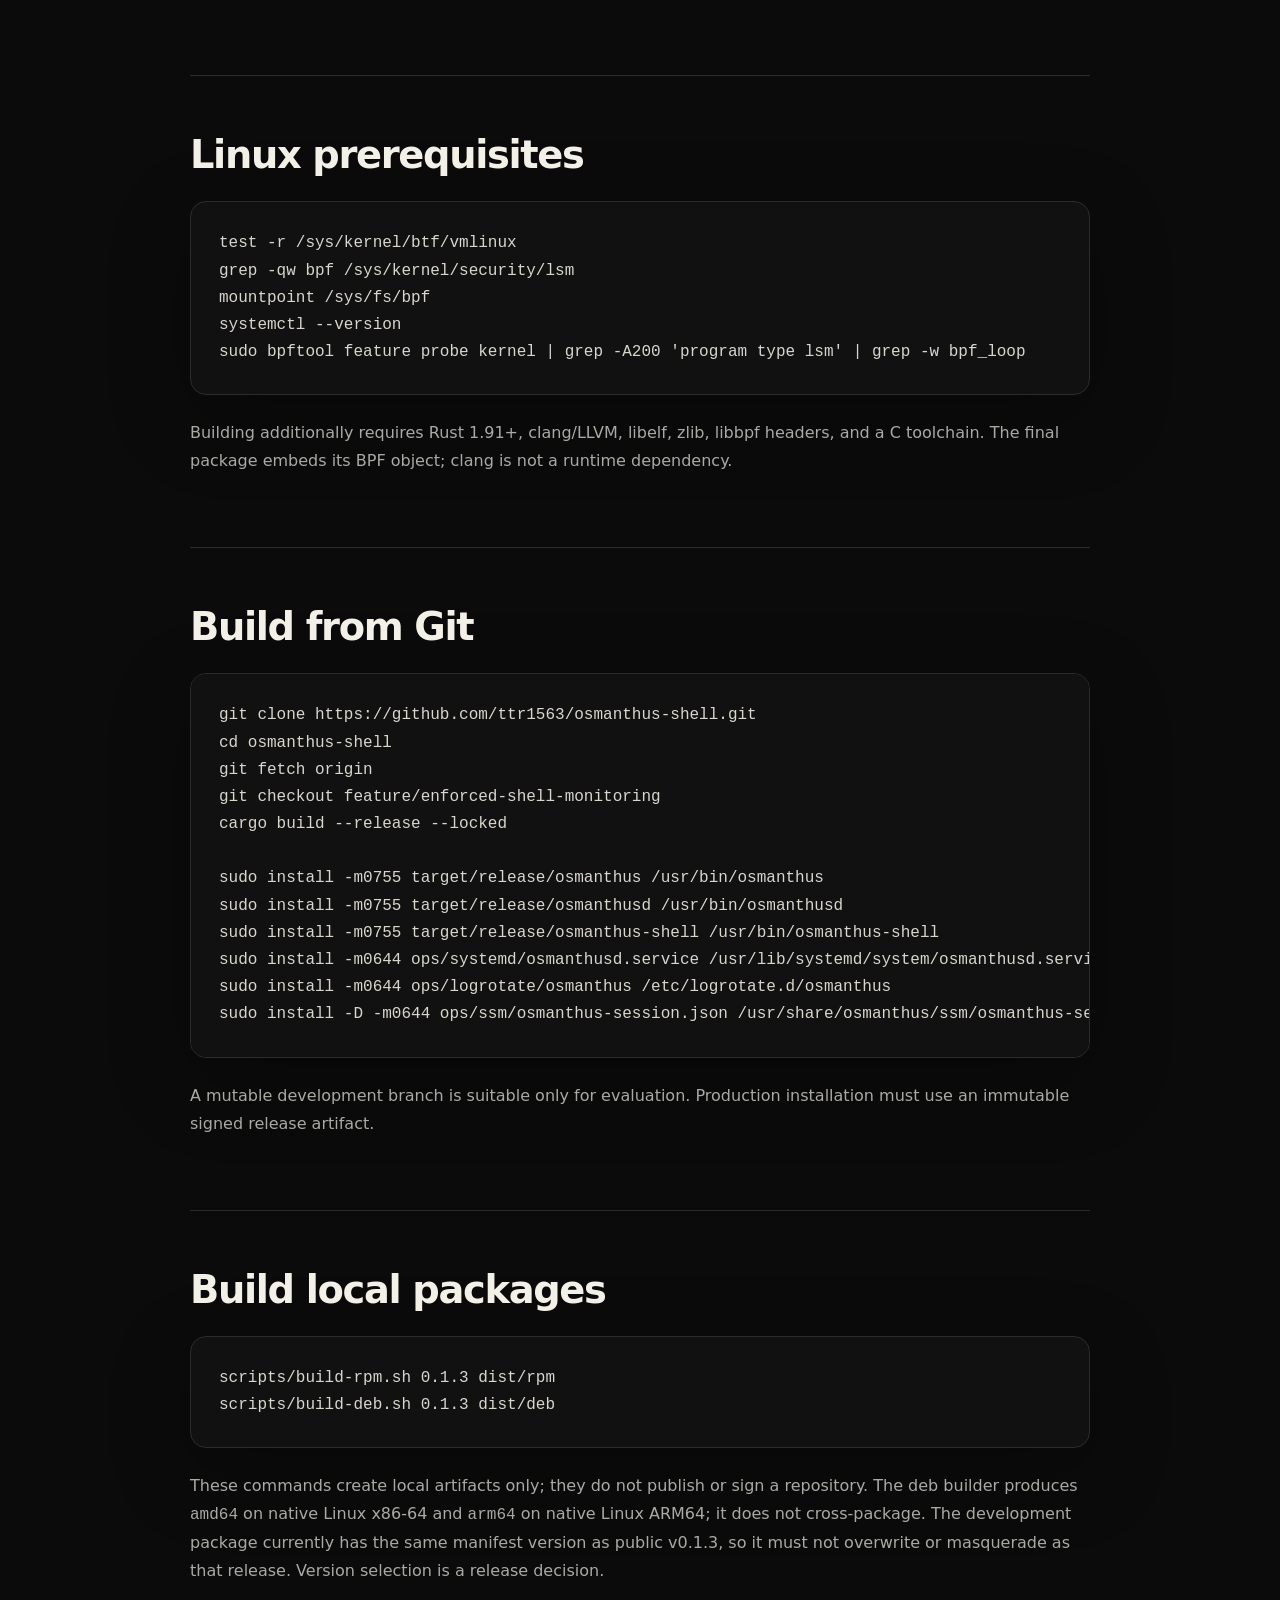
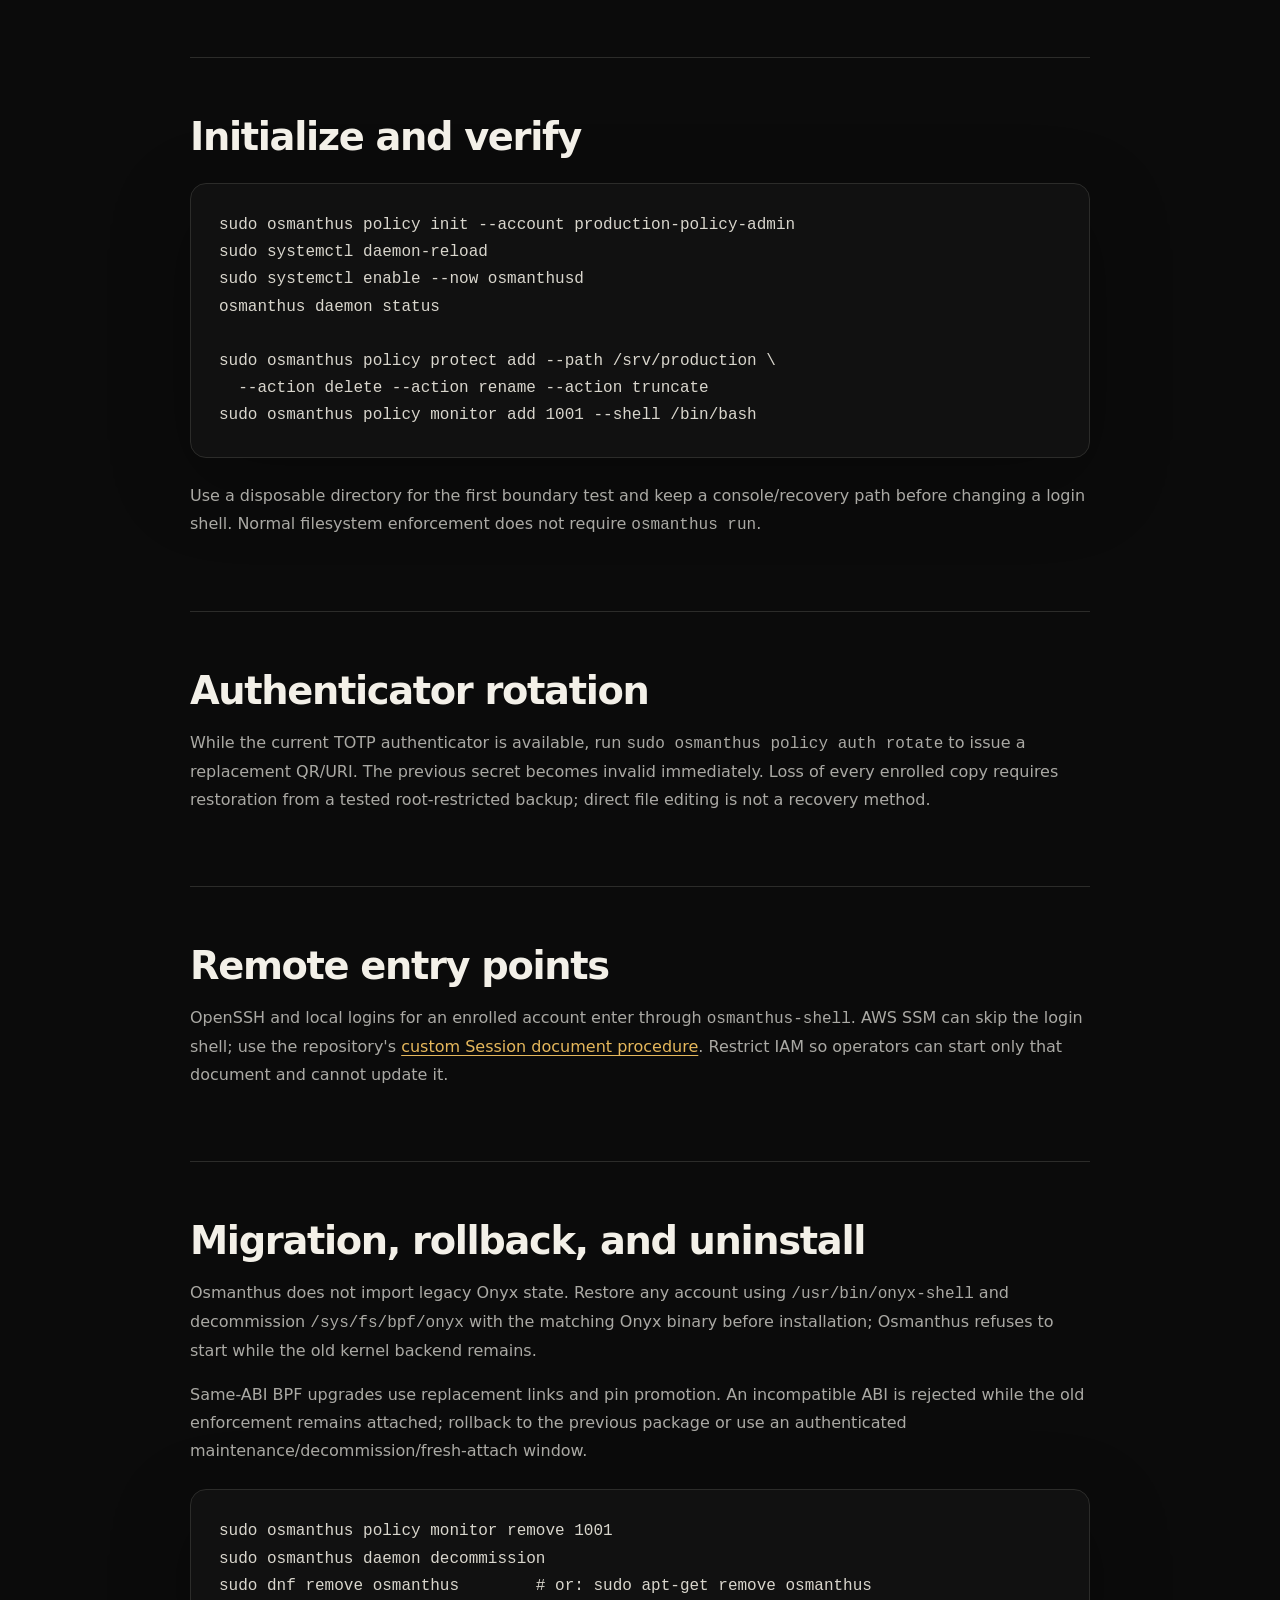
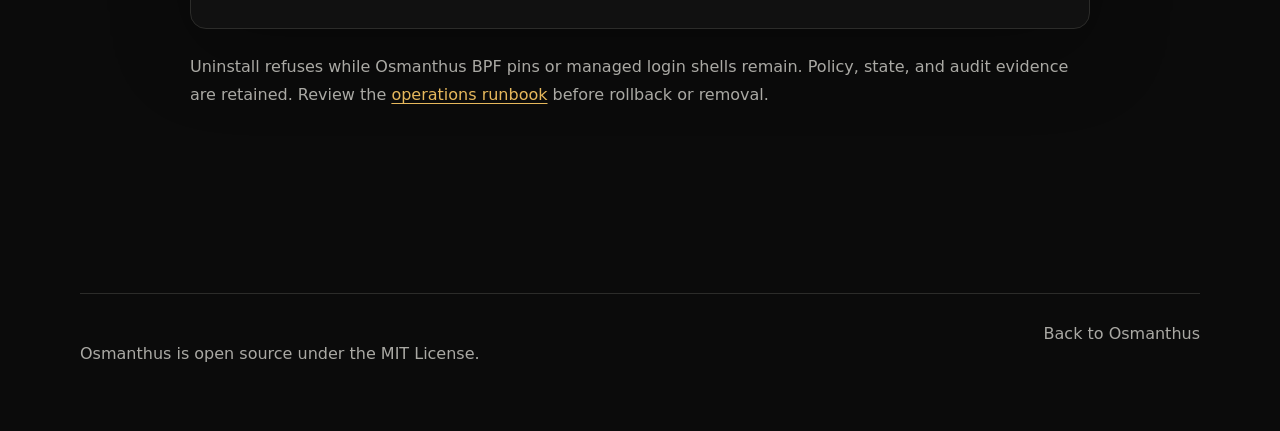
<file: docs/install.html>
<!doctype html>
<html lang="en">
  <head>
    <meta charset="utf-8"><meta name="viewport" content="width=device-width, initial-scale=1">
    <meta name="robots" content="noindex,nofollow"><meta name="description" content="Build and install the enforced Osmanthus Linux command guard.">
    <link rel="canonical" href="https://ttr1563.github.io/osmanthus-shell/install.html"><link rel="alternate" hreflang="ja" href="https://ttr1563.github.io/osmanthus-shell/ja/install.html"><link rel="stylesheet" href="./styles.css">
    <title>Install Osmanthus</title>
  </head>
  <body>
    <header class="hero"><nav><a class="brand" href="./">OSMANTHUS</a><div class="nav-links"><a href="./guide.html">Guide</a><a href="./ja/install.html" lang="ja">日本語</a><a href="https://github.com/ttr1563/osmanthus-shell">GitHub</a></div></nav><div class="docs-hero"><p class="eyebrow">Installation</p><h1>Install the complete enforcement stack.</h1><p class="lead">The daemon, BPF programs, supervised shell, service unit, and CLI are one operational unit.</p></div></header>
    <main class="docs">
      <section><h2>Release status</h2><p class="callout"><strong>Not released yet:</strong> the public Onyx v0.1.3 DNF, APT, Homebrew, and Git-tag packages are the earlier explicit-wrapper product. They are not Osmanthus packages and do not contain this enforced backend.</p><p>The commands below build the current development branch for evaluation. A new version and signed repositories will be documented only after package-level acceptance and release approval.</p></section>
      <section><h2>Support matrix</h2><table class="state-table"><thead><tr><th>Environment</th><th>Current path</th><th>Status</th></tr></thead><tbody><tr><td>Amazon Linux 2023 x86_64</td><td>Source build; local RPM build</td><td>Package install, kernel enforcement, scoped maintenance, audit outage, PTY session, decommission, and uninstall verified on kernel 6.1; upgrade/rollback and SSM remain release gates</td></tr><tr><td>Debian 12 / Ubuntu 22.04+ amd64</td><td>Source build; local deb build</td><td>Package generated; installed-package integration remains a release gate</td></tr><tr><td>Ubuntu 24.04 arm64</td><td>Native source build; local arm64 deb</td><td>Package install, kernel enforcement, scoped maintenance, audit, decommission, and uninstall verified on kernel 6.8; current ABI 4 changes require revalidation</td></tr><tr><td>Other Linux</td><td>Source build</td><td>Requires BTF, active BPF LSM, bpffs, and systemd</td></tr><tr><td>macOS</td><td>No enforced installation</td><td>Native enforcement deferred</td></tr><tr><td>Windows Server</td><td>No native installation</td><td>Backend and native tests not implemented</td></tr><tr><td>WSL 2</td><td>Linux build inside WSL</td><td>Does not protect Windows processes or services</td></tr></tbody></table></section>
      <section><h2>Linux prerequisites</h2><pre><code>test -r /sys/kernel/btf/vmlinux
grep -qw bpf /sys/kernel/security/lsm
mountpoint /sys/fs/bpf
systemctl --version
sudo bpftool feature probe kernel | grep -A200 'program type lsm' | grep -w bpf_loop</code></pre><p>Building additionally requires Rust 1.91+, clang/LLVM, libelf, zlib, libbpf headers, and a C toolchain. The final package embeds its BPF object; clang is not a runtime dependency.</p></section>
      <section><h2>Build from Git</h2><pre><code>git clone https://github.com/ttr1563/osmanthus-shell.git
cd osmanthus-shell
git fetch origin
git checkout feature/enforced-shell-monitoring
cargo build --release --locked

sudo install -m0755 target/release/osmanthus /usr/bin/osmanthus
sudo install -m0755 target/release/osmanthusd /usr/bin/osmanthusd
sudo install -m0755 target/release/osmanthus-shell /usr/bin/osmanthus-shell
sudo install -m0644 ops/systemd/osmanthusd.service /usr/lib/systemd/system/osmanthusd.service
sudo install -m0644 ops/logrotate/osmanthus /etc/logrotate.d/osmanthus
sudo install -D -m0644 ops/ssm/osmanthus-session.json /usr/share/osmanthus/ssm/osmanthus-session.json</code></pre><p>A mutable development branch is suitable only for evaluation. Production installation must use an immutable signed release artifact.</p></section>
      <section><h2>Build local packages</h2><pre><code>scripts/build-rpm.sh 0.1.3 dist/rpm
scripts/build-deb.sh 0.1.3 dist/deb</code></pre><p>These commands create local artifacts only; they do not publish or sign a repository. The deb builder produces <code>amd64</code> on native Linux x86-64 and <code>arm64</code> on native Linux ARM64; it does not cross-package. The development package currently has the same manifest version as public v0.1.3, so it must not overwrite or masquerade as that release. Version selection is a release decision.</p></section>
      <section><h2>Initialize and verify</h2><pre><code>sudo osmanthus policy init --account production-policy-admin
sudo systemctl daemon-reload
sudo systemctl enable --now osmanthusd
osmanthus daemon status

sudo osmanthus policy protect add --path /srv/production \
  --action delete --action rename --action truncate
sudo osmanthus policy monitor add 1001 --shell /bin/bash</code></pre><p>Use a disposable directory for the first boundary test and keep a console/recovery path before changing a login shell. Normal filesystem enforcement does not require <code>osmanthus run</code>.</p></section>
      <section><h2>Authenticator rotation</h2><p>While the current TOTP authenticator is available, run <code>sudo osmanthus policy auth rotate</code> to issue a replacement QR/URI. The previous secret becomes invalid immediately. Loss of every enrolled copy requires restoration from a tested root-restricted backup; direct file editing is not a recovery method.</p></section>
      <section><h2>Remote entry points</h2><p>OpenSSH and local logins for an enrolled account enter through <code>osmanthus-shell</code>. AWS SSM can skip the login shell; use the repository's <a href="https://github.com/ttr1563/osmanthus-shell/blob/main/docs/ssm.md">custom Session document procedure</a>. Restrict IAM so operators can start only that document and cannot update it.</p></section>
      <section><h2>Migration, rollback, and uninstall</h2><p>Osmanthus does not import legacy Onyx state. Restore any account using <code>/usr/bin/onyx-shell</code> and decommission <code>/sys/fs/bpf/onyx</code> with the matching Onyx binary before installation; Osmanthus refuses to start while the old kernel backend remains.</p><p>Same-ABI BPF upgrades use replacement links and pin promotion. An incompatible ABI is rejected while the old enforcement remains attached; rollback to the previous package or use an authenticated maintenance/decommission/fresh-attach window.</p><pre><code>sudo osmanthus policy monitor remove 1001
sudo osmanthus daemon decommission
sudo dnf remove osmanthus        # or: sudo apt-get remove osmanthus</code></pre><p>Uninstall refuses while Osmanthus BPF pins or managed login shells remain. Policy, state, and audit evidence are retained. Review the <a href="https://github.com/ttr1563/osmanthus-shell/blob/main/docs/operations.md">operations runbook</a> before rollback or removal.</p></section>
    </main>
    <footer><p>Osmanthus is open source under the MIT License.</p><a href="./">Back to Osmanthus</a></footer>
  </body>
</html>
</file>
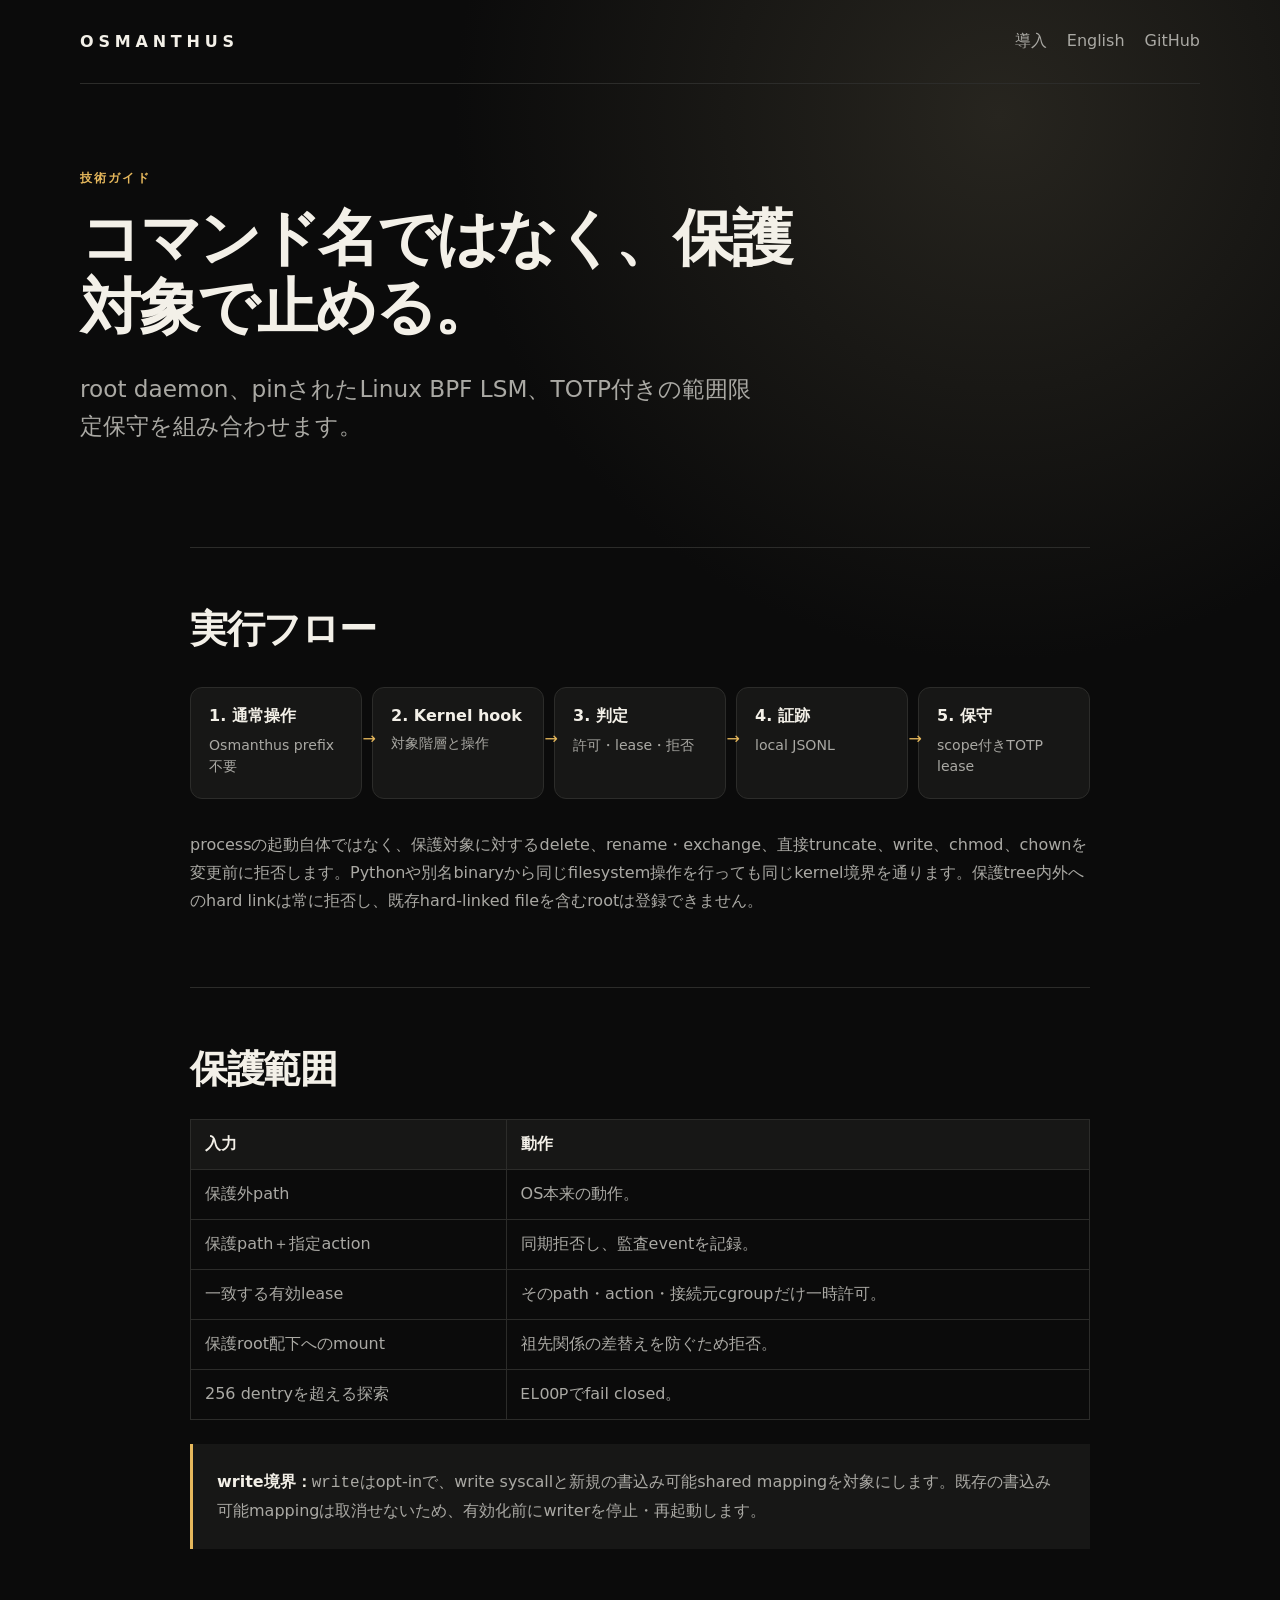
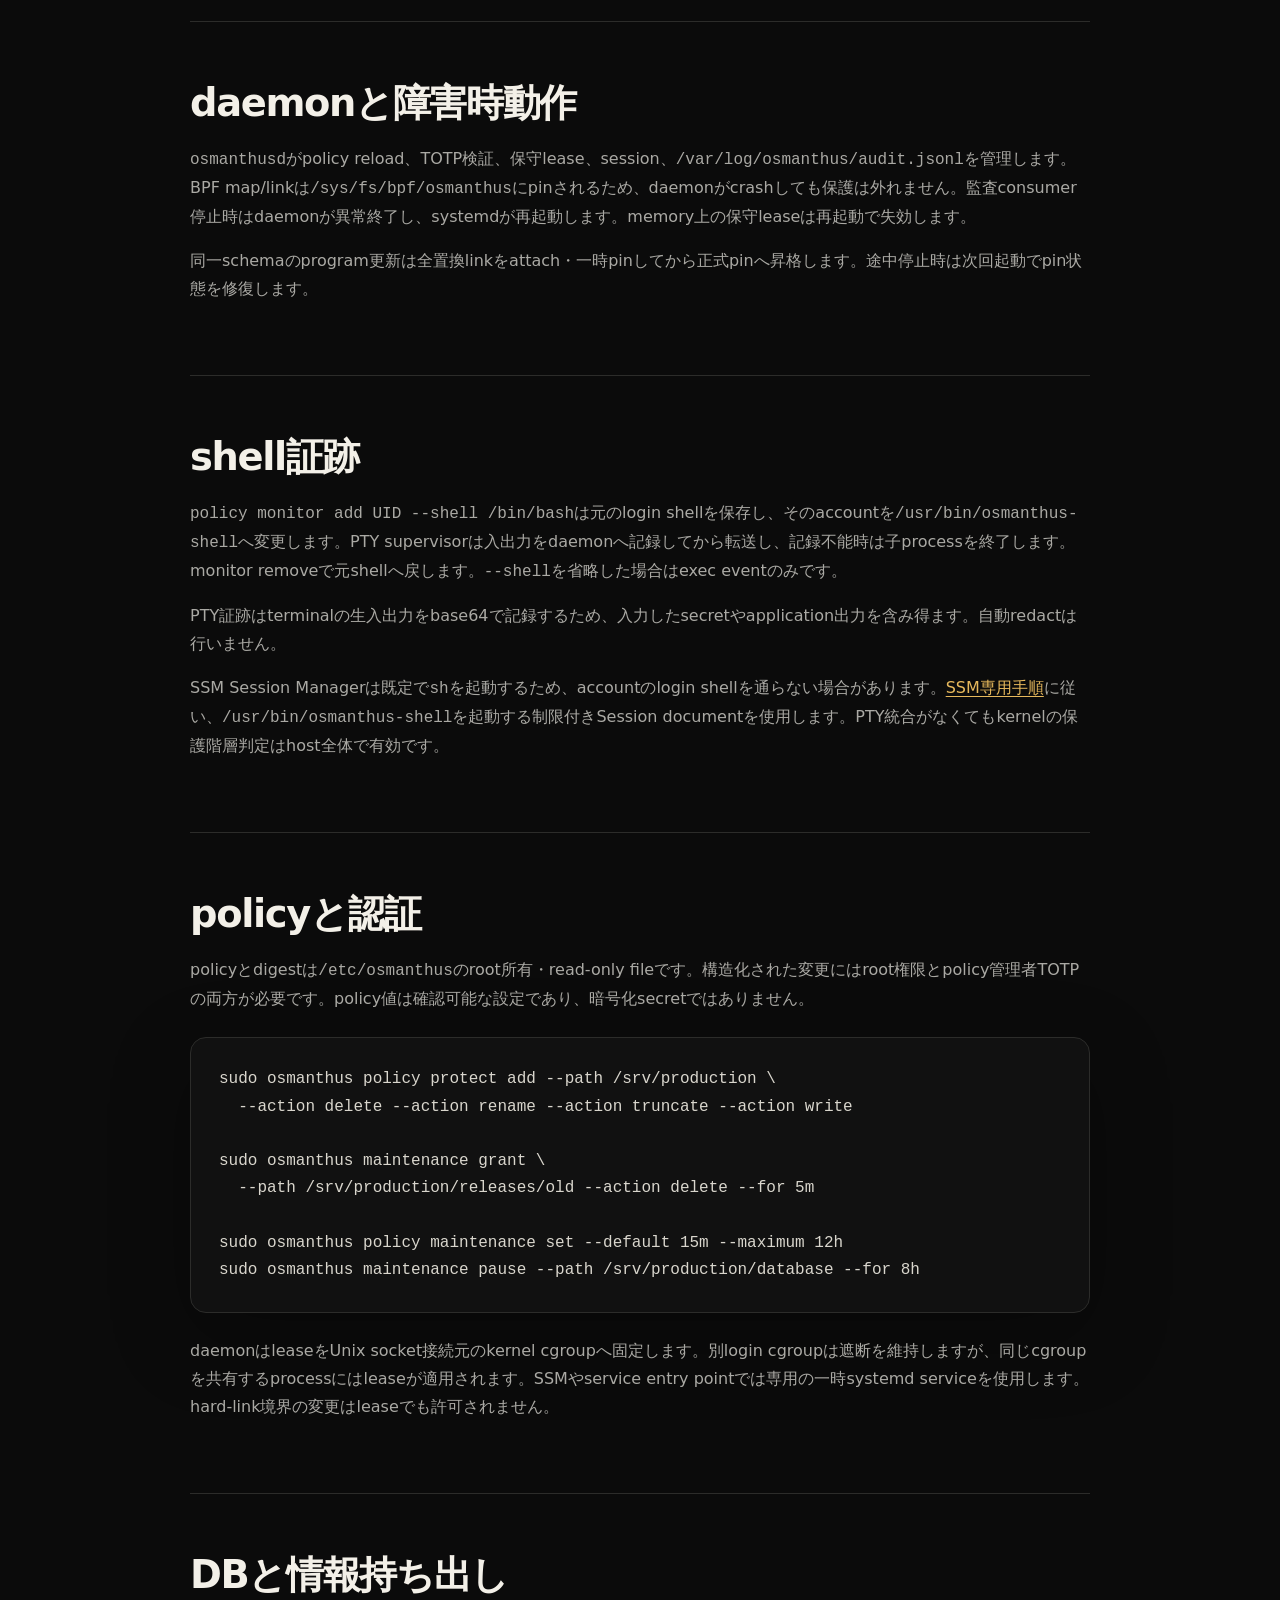
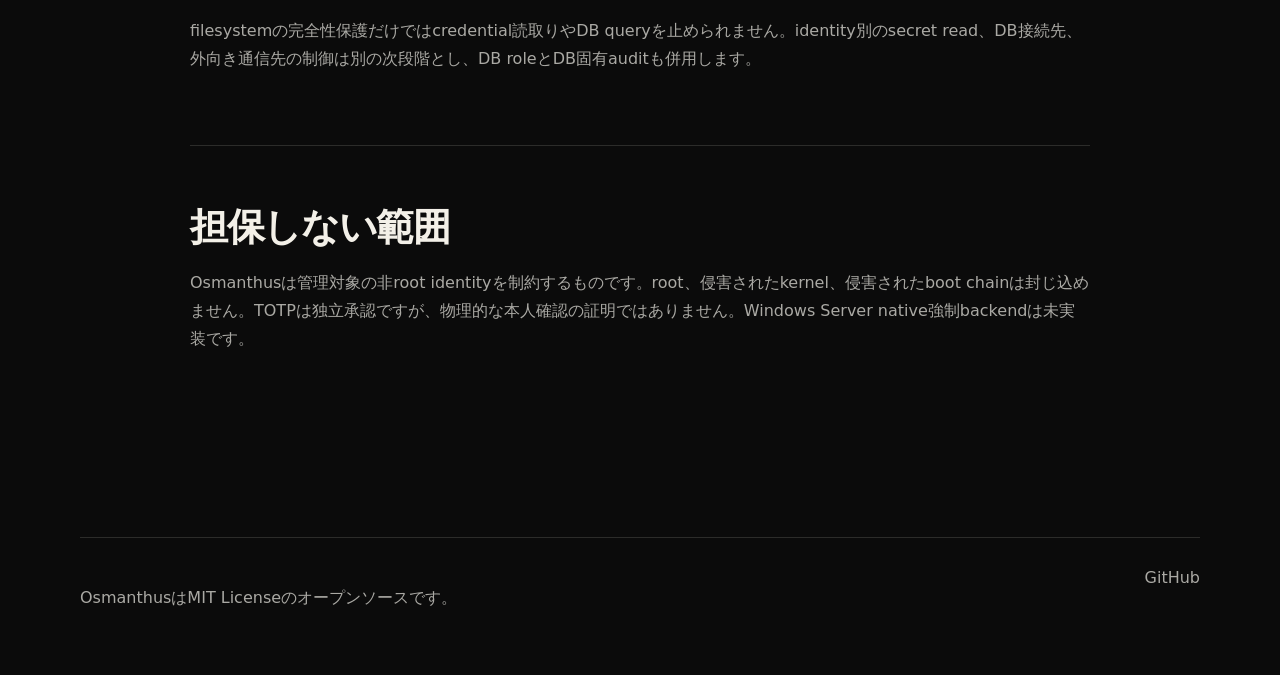
<file: docs/ja/guide.html>
<!doctype html>
<html lang="ja">
  <head>
    <meta charset="utf-8"><meta name="viewport" content="width=device-width, initial-scale=1">
    <meta name="robots" content="noindex,nofollow"><meta name="description" content="OsmanthusがLinuxの保護階層を強制保護する仕組み。">
    <link rel="canonical" href="https://ttr1563.github.io/osmanthus-shell/ja/guide.html"><link rel="alternate" hreflang="en" href="https://ttr1563.github.io/osmanthus-shell/guide.html"><link rel="stylesheet" href="../styles.css">
    <title>Osmanthusの仕組み</title>
  </head>
  <body>
    <header class="hero"><nav><a class="brand" href="./">OSMANTHUS</a><div class="nav-links"><a href="./install.html">導入</a><a href="../guide.html" lang="en">English</a><a href="https://github.com/ttr1563/osmanthus-shell">GitHub</a></div></nav><div class="docs-hero"><p class="eyebrow">技術ガイド</p><h1>コマンド名ではなく、保護対象で止める。</h1><p class="lead">root daemon、pinされたLinux BPF LSM、TOTP付きの範囲限定保守を組み合わせます。</p></div></header>
    <main class="docs">
      <section><h2>実行フロー</h2><div class="flow-diagram"><div class="node"><strong>1. 通常操作</strong><span>Osmanthus prefix不要</span></div><div class="node"><strong>2. Kernel hook</strong><span>対象階層と操作</span></div><div class="node"><strong>3. 判定</strong><span>許可・lease・拒否</span></div><div class="node"><strong>4. 証跡</strong><span>local JSONL</span></div><div class="node"><strong>5. 保守</strong><span>scope付きTOTP lease</span></div></div><p>processの起動自体ではなく、保護対象に対するdelete、rename・exchange、直接truncate、write、chmod、chownを変更前に拒否します。Pythonや別名binaryから同じfilesystem操作を行っても同じkernel境界を通ります。保護tree内外へのhard linkは常に拒否し、既存hard-linked fileを含むrootは登録できません。</p></section>
      <section><h2>保護範囲</h2><table class="state-table"><thead><tr><th>入力</th><th>動作</th></tr></thead><tbody><tr><td>保護外path</td><td>OS本来の動作。</td></tr><tr><td>保護path＋指定action</td><td>同期拒否し、監査eventを記録。</td></tr><tr><td>一致する有効lease</td><td>そのpath・action・接続元cgroupだけ一時許可。</td></tr><tr><td>保護root配下へのmount</td><td>祖先関係の差替えを防ぐため拒否。</td></tr><tr><td>256 dentryを超える探索</td><td><code>ELOOP</code>でfail closed。</td></tr></tbody></table><p class="callout"><strong>write境界：</strong><code>write</code>はopt-inで、write syscallと新規の書込み可能shared mappingを対象にします。既存の書込み可能mappingは取消せないため、有効化前にwriterを停止・再起動します。</p></section>
      <section><h2>daemonと障害時動作</h2><p><code>osmanthusd</code>がpolicy reload、TOTP検証、保守lease、session、<code>/var/log/osmanthus/audit.jsonl</code>を管理します。BPF map/linkは<code>/sys/fs/bpf/osmanthus</code>にpinされるため、daemonがcrashしても保護は外れません。監査consumer停止時はdaemonが異常終了し、systemdが再起動します。memory上の保守leaseは再起動で失効します。</p><p>同一schemaのprogram更新は全置換linkをattach・一時pinしてから正式pinへ昇格します。途中停止時は次回起動でpin状態を修復します。</p></section>
      <section><h2>shell証跡</h2><p><code>policy monitor add UID --shell /bin/bash</code>は元のlogin shellを保存し、そのaccountを<code>/usr/bin/osmanthus-shell</code>へ変更します。PTY supervisorは入出力をdaemonへ記録してから転送し、記録不能時は子processを終了します。monitor removeで元shellへ戻します。<code>--shell</code>を省略した場合はexec eventのみです。</p><p>PTY証跡はterminalの生入出力をbase64で記録するため、入力したsecretやapplication出力を含み得ます。自動redactは行いません。</p><p>SSM Session Managerは既定で<code>sh</code>を起動するため、accountのlogin shellを通らない場合があります。<a href="https://github.com/ttr1563/osmanthus-shell/blob/main/docs/ssm.md">SSM専用手順</a>に従い、<code>/usr/bin/osmanthus-shell</code>を起動する制限付きSession documentを使用します。PTY統合がなくてもkernelの保護階層判定はhost全体で有効です。</p></section>
      <section><h2>policyと認証</h2><p>policyとdigestは<code>/etc/osmanthus</code>のroot所有・read-only fileです。構造化された変更にはroot権限とpolicy管理者TOTPの両方が必要です。policy値は確認可能な設定であり、暗号化secretではありません。</p><pre><code>sudo osmanthus policy protect add --path /srv/production \
  --action delete --action rename --action truncate --action write

sudo osmanthus maintenance grant \
  --path /srv/production/releases/old --action delete --for 5m

sudo osmanthus policy maintenance set --default 15m --maximum 12h
sudo osmanthus maintenance pause --path /srv/production/database --for 8h</code></pre><p>daemonはleaseをUnix socket接続元のkernel cgroupへ固定します。別login cgroupは遮断を維持しますが、同じcgroupを共有するprocessにはleaseが適用されます。SSMやservice entry pointでは専用の一時systemd serviceを使用します。hard-link境界の変更はleaseでも許可されません。</p></section>
      <section><h2>DBと情報持ち出し</h2><p>filesystemの完全性保護だけではcredential読取りやDB queryを止められません。identity別のsecret read、DB接続先、外向き通信先の制御は別の次段階とし、DB roleとDB固有auditも併用します。</p></section>
      <section><h2>担保しない範囲</h2><p>Osmanthusは管理対象の非root identityを制約するものです。root、侵害されたkernel、侵害されたboot chainは封じ込めません。TOTPは独立承認ですが、物理的な本人確認の証明ではありません。Windows Server native強制backendは未実装です。</p></section>
    </main>
    <footer><p>OsmanthusはMIT Licenseのオープンソースです。</p><a href="https://github.com/ttr1563/osmanthus-shell">GitHub</a></footer>
  </body>
</html>
</file>
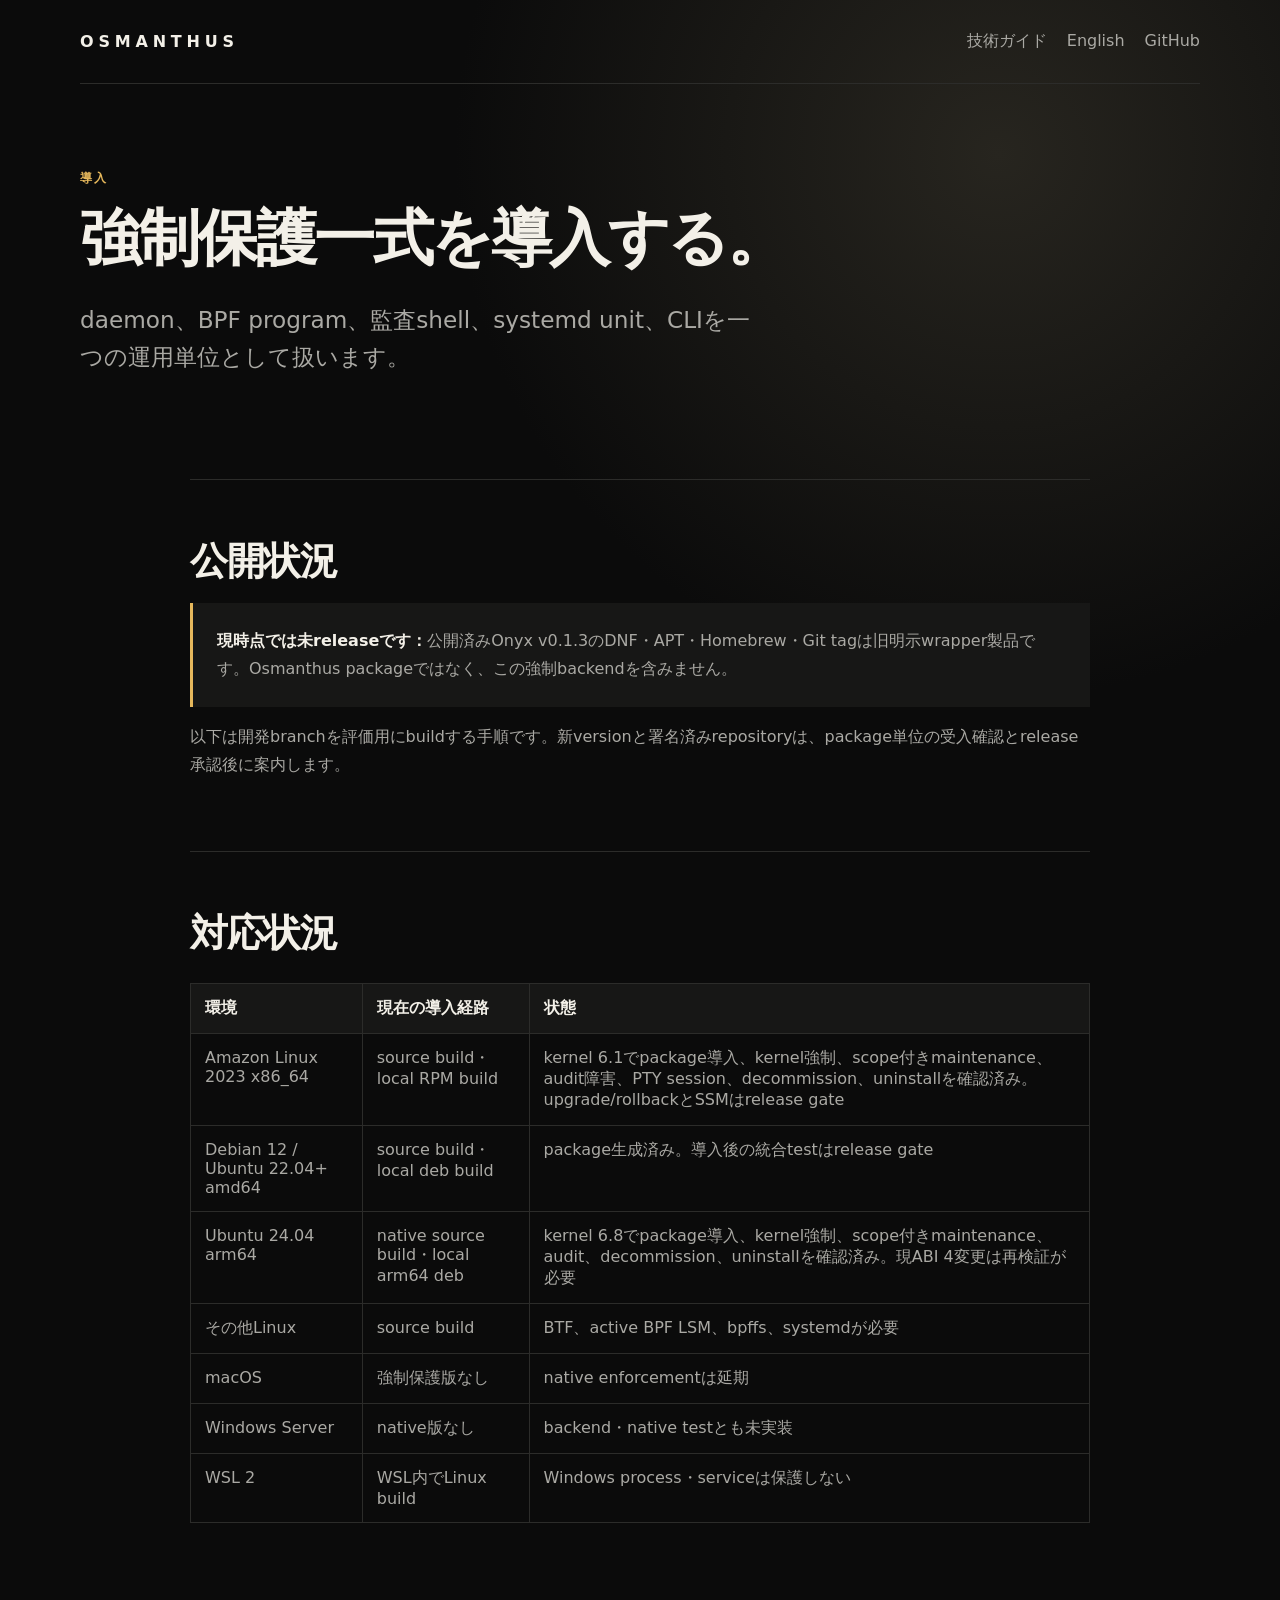
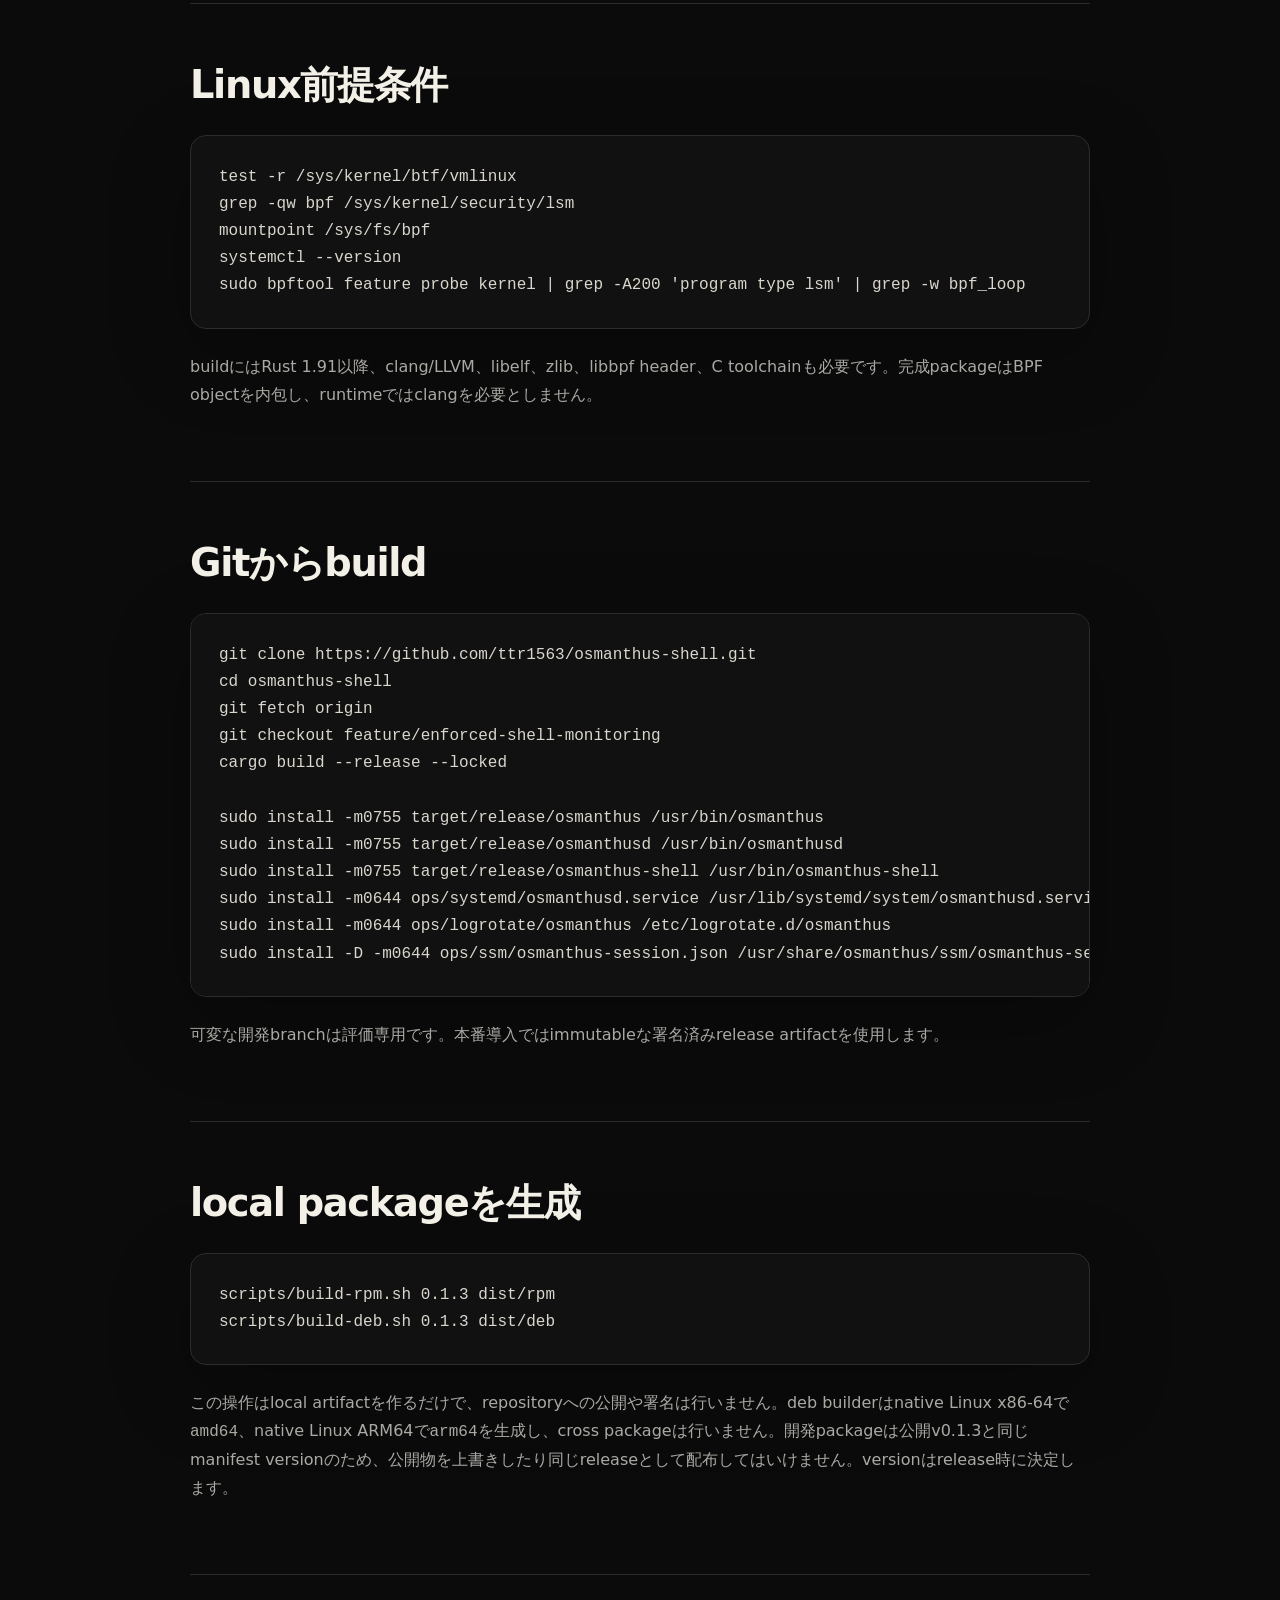
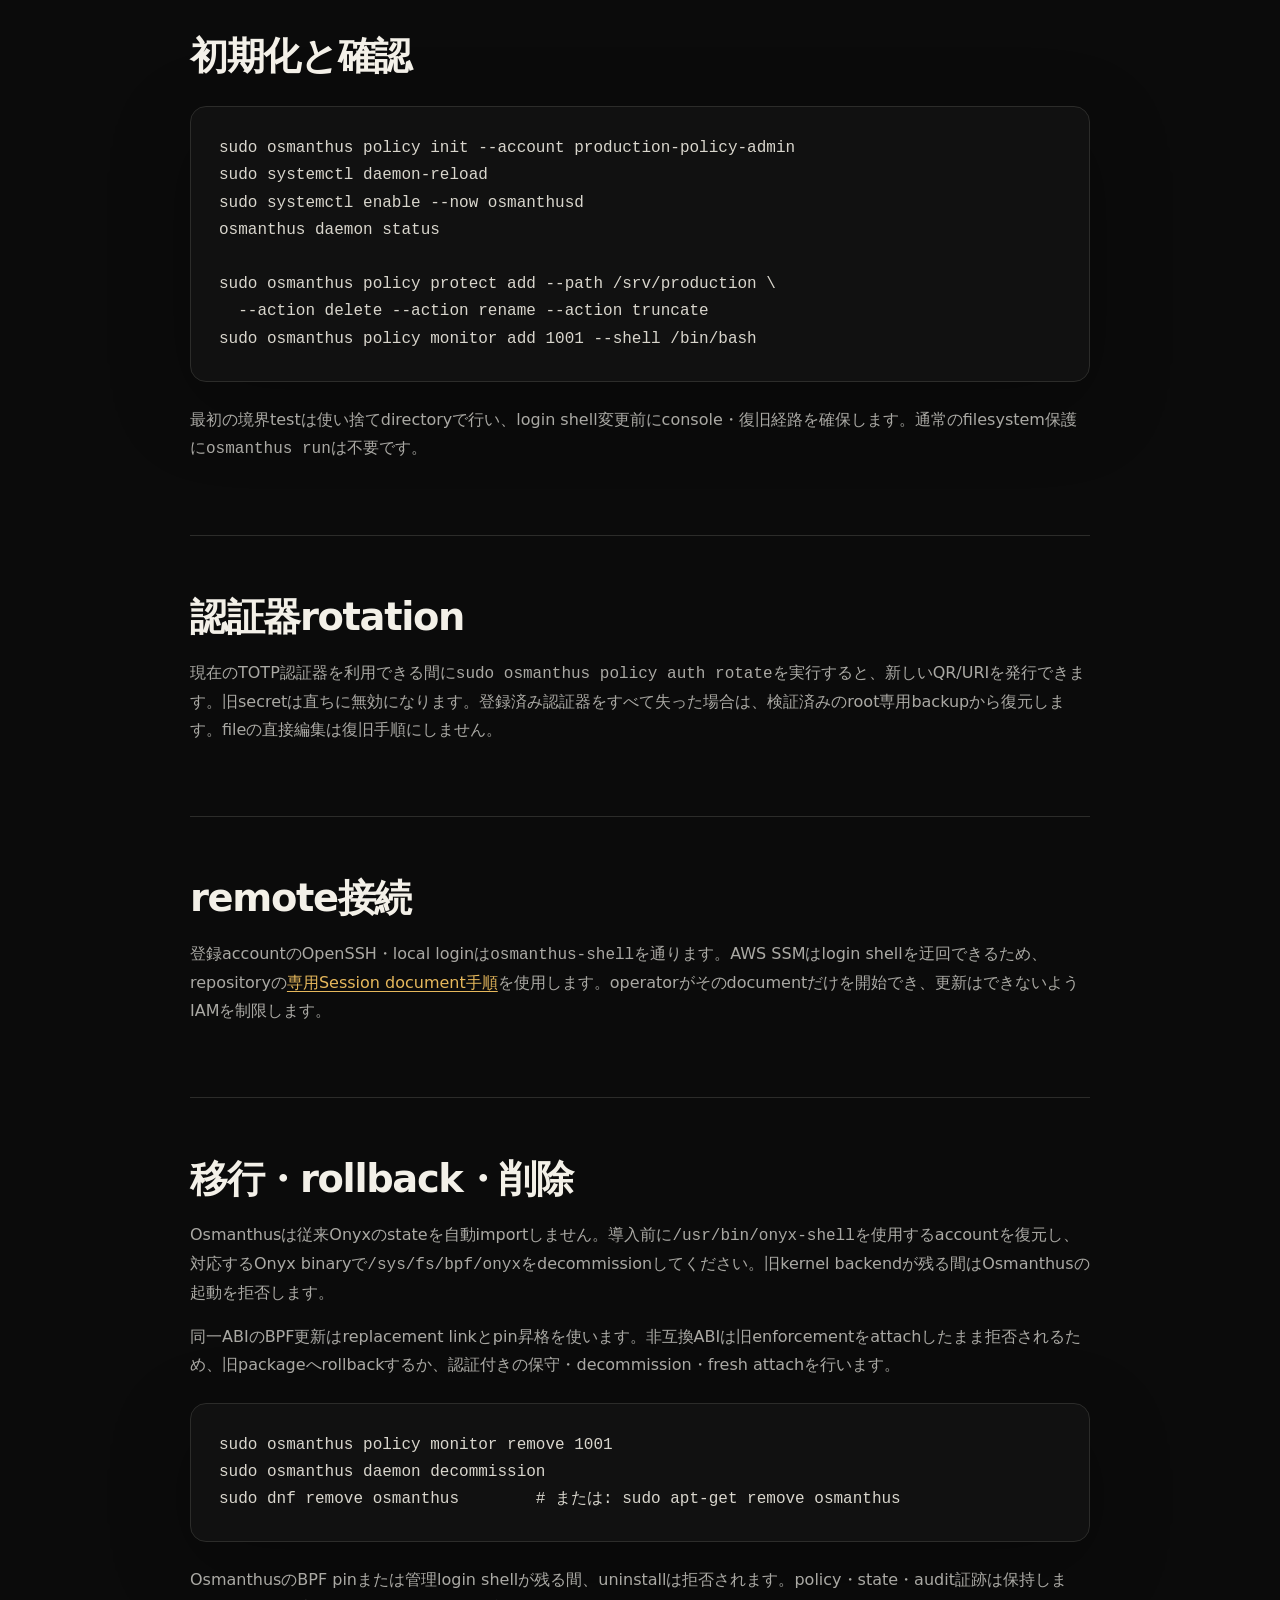
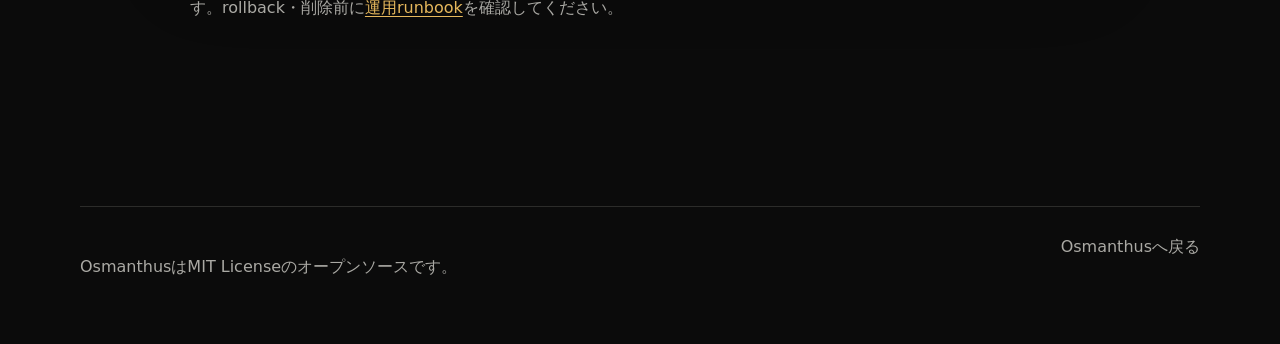
<file: docs/ja/install.html>
<!doctype html>
<html lang="ja">
  <head>
    <meta charset="utf-8"><meta name="viewport" content="width=device-width, initial-scale=1">
    <meta name="robots" content="noindex,nofollow"><meta name="description" content="強制保護版OsmanthusをLinuxへbuild・導入する方法。">
    <link rel="canonical" href="https://ttr1563.github.io/osmanthus-shell/ja/install.html"><link rel="alternate" hreflang="en" href="https://ttr1563.github.io/osmanthus-shell/install.html"><link rel="stylesheet" href="../styles.css">
    <title>Osmanthusの導入</title>
  </head>
  <body>
    <header class="hero"><nav><a class="brand" href="./">OSMANTHUS</a><div class="nav-links"><a href="./guide.html">技術ガイド</a><a href="../install.html" lang="en">English</a><a href="https://github.com/ttr1563/osmanthus-shell">GitHub</a></div></nav><div class="docs-hero"><p class="eyebrow">導入</p><h1>強制保護一式を導入する。</h1><p class="lead">daemon、BPF program、監査shell、systemd unit、CLIを一つの運用単位として扱います。</p></div></header>
    <main class="docs">
      <section><h2>公開状況</h2><p class="callout"><strong>現時点では未releaseです：</strong>公開済みOnyx v0.1.3のDNF・APT・Homebrew・Git tagは旧明示wrapper製品です。Osmanthus packageではなく、この強制backendを含みません。</p><p>以下は開発branchを評価用にbuildする手順です。新versionと署名済みrepositoryは、package単位の受入確認とrelease承認後に案内します。</p></section>
      <section><h2>対応状況</h2><table class="state-table"><thead><tr><th>環境</th><th>現在の導入経路</th><th>状態</th></tr></thead><tbody><tr><td>Amazon Linux 2023 x86_64</td><td>source build・local RPM build</td><td>kernel 6.1でpackage導入、kernel強制、scope付きmaintenance、audit障害、PTY session、decommission、uninstallを確認済み。upgrade/rollbackとSSMはrelease gate</td></tr><tr><td>Debian 12 / Ubuntu 22.04+ amd64</td><td>source build・local deb build</td><td>package生成済み。導入後の統合testはrelease gate</td></tr><tr><td>Ubuntu 24.04 arm64</td><td>native source build・local arm64 deb</td><td>kernel 6.8でpackage導入、kernel強制、scope付きmaintenance、audit、decommission、uninstallを確認済み。現ABI 4変更は再検証が必要</td></tr><tr><td>その他Linux</td><td>source build</td><td>BTF、active BPF LSM、bpffs、systemdが必要</td></tr><tr><td>macOS</td><td>強制保護版なし</td><td>native enforcementは延期</td></tr><tr><td>Windows Server</td><td>native版なし</td><td>backend・native testとも未実装</td></tr><tr><td>WSL 2</td><td>WSL内でLinux build</td><td>Windows process・serviceは保護しない</td></tr></tbody></table></section>
      <section><h2>Linux前提条件</h2><pre><code>test -r /sys/kernel/btf/vmlinux
grep -qw bpf /sys/kernel/security/lsm
mountpoint /sys/fs/bpf
systemctl --version
sudo bpftool feature probe kernel | grep -A200 'program type lsm' | grep -w bpf_loop</code></pre><p>buildにはRust 1.91以降、clang/LLVM、libelf、zlib、libbpf header、C toolchainも必要です。完成packageはBPF objectを内包し、runtimeではclangを必要としません。</p></section>
      <section><h2>Gitからbuild</h2><pre><code>git clone https://github.com/ttr1563/osmanthus-shell.git
cd osmanthus-shell
git fetch origin
git checkout feature/enforced-shell-monitoring
cargo build --release --locked

sudo install -m0755 target/release/osmanthus /usr/bin/osmanthus
sudo install -m0755 target/release/osmanthusd /usr/bin/osmanthusd
sudo install -m0755 target/release/osmanthus-shell /usr/bin/osmanthus-shell
sudo install -m0644 ops/systemd/osmanthusd.service /usr/lib/systemd/system/osmanthusd.service
sudo install -m0644 ops/logrotate/osmanthus /etc/logrotate.d/osmanthus
sudo install -D -m0644 ops/ssm/osmanthus-session.json /usr/share/osmanthus/ssm/osmanthus-session.json</code></pre><p>可変な開発branchは評価専用です。本番導入ではimmutableな署名済みrelease artifactを使用します。</p></section>
      <section><h2>local packageを生成</h2><pre><code>scripts/build-rpm.sh 0.1.3 dist/rpm
scripts/build-deb.sh 0.1.3 dist/deb</code></pre><p>この操作はlocal artifactを作るだけで、repositoryへの公開や署名は行いません。deb builderはnative Linux x86-64で<code>amd64</code>、native Linux ARM64で<code>arm64</code>を生成し、cross packageは行いません。開発packageは公開v0.1.3と同じmanifest versionのため、公開物を上書きしたり同じreleaseとして配布してはいけません。versionはrelease時に決定します。</p></section>
      <section><h2>初期化と確認</h2><pre><code>sudo osmanthus policy init --account production-policy-admin
sudo systemctl daemon-reload
sudo systemctl enable --now osmanthusd
osmanthus daemon status

sudo osmanthus policy protect add --path /srv/production \
  --action delete --action rename --action truncate
sudo osmanthus policy monitor add 1001 --shell /bin/bash</code></pre><p>最初の境界testは使い捨てdirectoryで行い、login shell変更前にconsole・復旧経路を確保します。通常のfilesystem保護に<code>osmanthus run</code>は不要です。</p></section>
      <section><h2>認証器rotation</h2><p>現在のTOTP認証器を利用できる間に<code>sudo osmanthus policy auth rotate</code>を実行すると、新しいQR/URIを発行できます。旧secretは直ちに無効になります。登録済み認証器をすべて失った場合は、検証済みのroot専用backupから復元します。fileの直接編集は復旧手順にしません。</p></section>
      <section><h2>remote接続</h2><p>登録accountのOpenSSH・local loginは<code>osmanthus-shell</code>を通ります。AWS SSMはlogin shellを迂回できるため、repositoryの<a href="https://github.com/ttr1563/osmanthus-shell/blob/main/docs/ssm.md">専用Session document手順</a>を使用します。operatorがそのdocumentだけを開始でき、更新はできないようIAMを制限します。</p></section>
      <section><h2>移行・rollback・削除</h2><p>Osmanthusは従来Onyxのstateを自動importしません。導入前に<code>/usr/bin/onyx-shell</code>を使用するaccountを復元し、対応するOnyx binaryで<code>/sys/fs/bpf/onyx</code>をdecommissionしてください。旧kernel backendが残る間はOsmanthusの起動を拒否します。</p><p>同一ABIのBPF更新はreplacement linkとpin昇格を使います。非互換ABIは旧enforcementをattachしたまま拒否されるため、旧packageへrollbackするか、認証付きの保守・decommission・fresh attachを行います。</p><pre><code>sudo osmanthus policy monitor remove 1001
sudo osmanthus daemon decommission
sudo dnf remove osmanthus        # または: sudo apt-get remove osmanthus</code></pre><p>OsmanthusのBPF pinまたは管理login shellが残る間、uninstallは拒否されます。policy・state・audit証跡は保持します。rollback・削除前に<a href="https://github.com/ttr1563/osmanthus-shell/blob/main/docs/operations.md">運用runbook</a>を確認してください。</p></section>
    </main>
    <footer><p>OsmanthusはMIT Licenseのオープンソースです。</p><a href="./">Osmanthusへ戻る</a></footer>
  </body>
</html>
</file>
<file: docs/styles.css>
:root {
  color-scheme: dark;
  --ink: #f3f0e8;
  --muted: #aaa9a4;
  --line: #2c2c2a;
  --panel: #171716;
  --onyx: #0b0b0b;
  --amber: #e6b85c;
  font-family: Inter, ui-sans-serif, system-ui, -apple-system, BlinkMacSystemFont, "Segoe UI", sans-serif;
}
* { box-sizing: border-box; }
html { background: var(--onyx); scroll-behavior: smooth; }
body { margin: 0; color: var(--ink); background: radial-gradient(circle at 78% 3%, #27251f 0, var(--onyx) 34rem); }
a { color: inherit; text-decoration: none; }
.hero, main, footer { width: min(1120px, calc(100% - 40px)); margin: 0 auto; }
nav { min-height: 84px; display: flex; gap: 20px; align-items: center; justify-content: space-between; border-bottom: 1px solid var(--line); }
.brand { font-weight: 900; letter-spacing: .3em; }
.nav-links { display: flex; flex-wrap: wrap; gap: 20px; justify-content: flex-end; color: var(--muted); }
.nav-links a:hover, .nav-links a:focus-visible { color: var(--ink); }
.hero-copy { padding: 112px 0 128px; max-width: 900px; }
.eyebrow { color: var(--amber); font-size: .75rem; font-weight: 800; letter-spacing: .18em; text-transform: uppercase; }
h1 { margin: 16px 0 28px; max-width: 820px; font-size: clamp(2.6rem, 5.4vw, 4.5rem); line-height: 1.08; letter-spacing: -.04em; }
.lead { max-width: 680px; color: var(--muted); font-size: clamp(1.1rem, 2.2vw, 1.45rem); line-height: 1.6; }
.actions { display: flex; gap: 12px; margin-top: 40px; flex-wrap: wrap; }
.actions a { padding: 14px 20px; border: 1px solid var(--line); border-radius: 999px; font-weight: 750; }
.actions .primary { color: #111; background: var(--amber); border-color: var(--amber); }
.principles { display: grid; grid-template-columns: repeat(3, 1fr); border: 1px solid var(--line); }
.principles article { min-height: 220px; padding: 30px; border-right: 1px solid var(--line); background: rgba(23, 23, 22, .74); }
.principles article:last-child { border-right: 0; }
.principles span { color: var(--amber); font-family: ui-monospace, monospace; }
h2 { margin: 16px 0; font-size: clamp(1.8rem, 3vw, 3rem); letter-spacing: -.035em; }
p { line-height: 1.7; }
.principles p, .content-grid > div > p:last-child, .warning > p { color: var(--muted); }
.content-grid { display: grid; grid-template-columns: .8fr 1.2fr; gap: 56px; align-items: center; padding: 128px 0; }
pre { margin: 0; padding: 28px; overflow-x: auto; border: 1px solid var(--line); border-radius: 16px; background: #111; color: #d9d6cd; line-height: 1.7; box-shadow: 0 24px 80px rgba(0,0,0,.28); }
code { font-family: "SFMono-Regular", Consolas, "Liberation Mono", monospace; }
.flow { padding: 96px 0; border-top: 1px solid var(--line); }
.flow ol { display: grid; grid-template-columns: repeat(4, 1fr); padding: 0; margin: 48px 0 0; list-style: none; counter-reset: steps; }
.flow li { min-height: 150px; padding: 24px; border-left: 1px solid var(--line); counter-increment: steps; }
.flow li::before { content: "0" counter(steps); display: block; margin-bottom: 28px; color: var(--amber); font-family: ui-monospace, monospace; }
.flow li span { display: block; margin-top: 10px; color: var(--muted); line-height: 1.5; }
.warning { margin: 32px 0 128px; padding: clamp(28px, 6vw, 64px); border: 1px solid #564827; border-radius: 20px; background: linear-gradient(135deg, #1f1b13, #111); }
.warning a { display: inline-block; margin-top: 20px; color: var(--amber); font-weight: 750; }
.warning a + a { margin-left: 24px; }
.scope { margin: 32px 0 128px; padding: 40px 0; border-top: 1px solid var(--line); }
.scope p { max-width: 760px; color: var(--muted); }
.scope a { display: inline-block; margin: 12px 24px 0 0; color: var(--amber); font-weight: 750; }
footer { display: flex; justify-content: space-between; padding: 30px 0 48px; border-top: 1px solid var(--line); color: var(--muted); }
.docs-hero { padding: 72px 0 80px; max-width: 850px; }
.docs-hero h1 { max-width: 760px; font-size: clamp(2.35rem, 4.8vw, 4rem); line-height: 1.12; }
.docs { max-width: 900px; padding-bottom: 112px; }
.docs section { padding: 56px 0; border-top: 1px solid var(--line); }
.docs h2 { margin-top: 0; }
.docs h3 { margin: 32px 0 8px; font-size: 1.3rem; }
.docs p, .docs li { color: var(--muted); line-height: 1.75; }
.docs strong { color: var(--ink); }
.docs a { color: var(--amber); text-decoration: underline; text-underline-offset: 3px; }
.docs pre { margin: 24px 0; }
.flow-diagram { display: grid; grid-template-columns: repeat(5, 1fr); gap: 10px; margin: 32px 0; }
.flow-diagram .node { position: relative; min-height: 112px; padding: 18px; border: 1px solid var(--line); border-radius: 12px; background: var(--panel); }
.flow-diagram .node:not(:last-child)::after { content: "→"; position: absolute; right: -15px; top: 41px; z-index: 1; color: var(--amber); }
.flow-diagram strong, .flow-diagram span { display: block; }
.flow-diagram span { margin-top: 8px; color: var(--muted); font-size: .88rem; line-height: 1.45; }
.state-table { width: 100%; margin: 24px 0; border-collapse: collapse; }
.state-table th, .state-table td { padding: 14px; border: 1px solid var(--line); text-align: left; vertical-align: top; }
.state-table th { color: var(--ink); background: var(--panel); }
.state-table td { color: var(--muted); }
.callout { padding: 24px; border-left: 3px solid var(--amber); background: var(--panel); }

@media (max-width: 760px) {
  h1 { font-size: clamp(2.4rem, 12vw, 3.8rem); line-height: 1.05; letter-spacing: -.035em; }
  .hero-copy { padding: 72px 0 88px; }
  .principles, .content-grid, .flow ol { grid-template-columns: 1fr; }
  .principles article { border-right: 0; border-bottom: 1px solid var(--line); }
  .principles article:last-child { border-bottom: 0; }
  .content-grid { gap: 28px; padding: 88px 0; }
  .flow li { border-left: 0; border-top: 1px solid var(--line); }
  .warning a + a { display: block; margin-left: 0; }
  .flow-diagram { grid-template-columns: 1fr; }
  .flow-diagram .node:not(:last-child)::after { content: "↓"; right: 50%; top: auto; bottom: -19px; }
  .state-table { display: block; overflow-x: auto; }
  footer { flex-direction: column; gap: 4px; }
}
</file>
